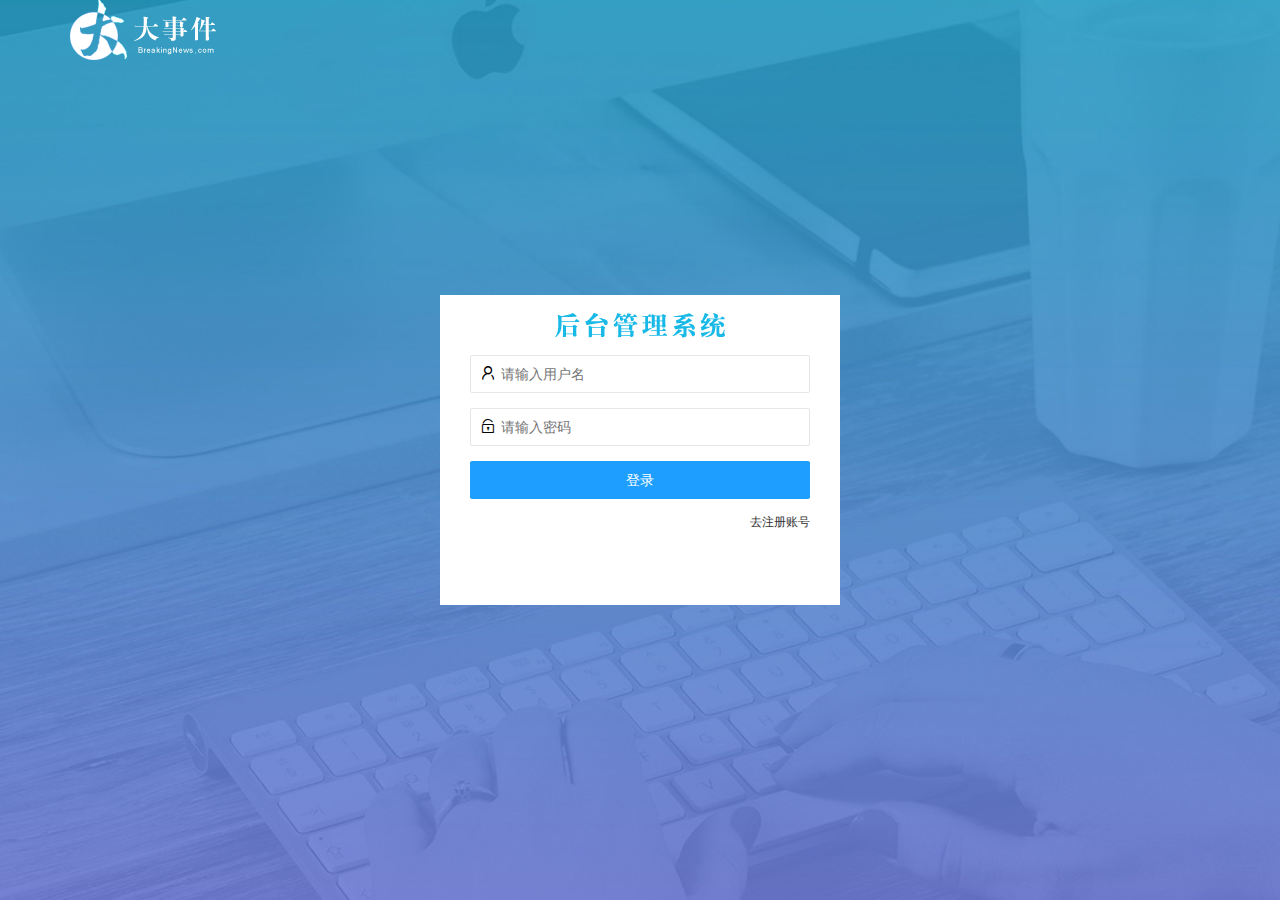
<file: login.html>
<!DOCTYPE html>
<html lang="en">

<head>
  <meta charset="UTF-8" />
  <meta name="viewport" content="width=device-width, initial-scale=1.0" />
  <title>大事件-登录/注册</title>
  <!-- 导入 LayUI 的样式 -->
  <link rel="stylesheet" href="/assets/lib/layui/css/layui.css" />
  <!-- 导入自己的样式表 -->
  <link rel="stylesheet" href="/assets/css/login.css" />
</head>

<body>
  <!-- 头部的logo -->
  <div class="layui-main">
    <img src="/assets/images/logo.png" alt="">
  </div>

  <!-- 登录注册区域 -->
  <div class="loginAndRegBox">
    <div class="title-box">
    </div>

    <!-- 登录的div -->
    <div class="login-box">
      <!-- 登录的表单 -->
      <form class="layui-form" id="form_login">
        <!-- 用户名 -->
        <div class="layui-form-item">
          <i class="layui-icon layui-icon-username"></i>
          <input type="text" name="username" lay-verify="required" placeholder="请输入用户名" autocomplete="off"
            class="layui-input">
        </div>
        <!-- 密码 -->
        <div class="layui-form-item">
          <i class="layui-icon layui-icon-password"></i>
          <input type="password" name="password" lay-verify="required|pwd" placeholder="请输入密码" autocomplete="off"
            class="layui-input">
        </div>
        <!-- 登录按钮 -->
        <div class="layui-form-item">
          <!-- 注意表单按钮和普通按钮的区别 有lay-submit  -->
          <button class="layui-btn layui-btn-fluid layui-btn-normal" lay-submit lay-filter="demo-login">登录</button>
        </div>
        <!-- 去注册账号 -->
        <div class="layui-form-item links">
          <a href="javascript:;" id="link_reg">去注册账号</a>
        </div>
      </form>
    </div>

    <!-- 注册的div -->
    <div class="reg-box">
      <form class="layui-form" id="form_reg">
        <!-- 用户名 -->
        <div class="layui-form-item">
          <i class="layui-icon layui-icon-username"></i>
          <input type="text" name="username" lay-verify="required" placeholder="请输入用户名" autocomplete="off"
            class="layui-input">
        </div>
        <!-- 密码 -->
        <div class="layui-form-item">
          <i class="layui-icon layui-icon-password"></i>
          <input type="password" name="password" lay-verify="required|pwd" placeholder="请输入密码" autocomplete="off"
            class="layui-input">
        </div>
        <!-- 确认密码 -->
        <div class="layui-form-item">
          <i class="layui-icon layui-icon-password"></i>
          <input type="password" name="repassword" lay-verify="required|pwd|repwd" placeholder="再次确认密码"
            autocomplete="off" class="layui-input">
        </div>
        <!-- 注册按钮 -->
        <div class="layui-form-item">
          <!-- 注意表单按钮和普通按钮的区别 有lay-submit  -->
          <button class="layui-btn layui-btn-fluid layui-btn-normal" lay-submit lay-filter="demo-login">注册</button>
        </div>
        <!-- 去登录 -->
        <div class="layui-form-item links">
          <a href="javascript:;" id="link_login">去登陆</a>
        </div>
      </form>

    </div>
  </div>

  <!-- 导入 Layui 的JS文件 -->
  <script src="/assets/lib/layui/layui.all.js"></script>
  <!-- 导入 JQuery -->
  <script src="/assets/lib/jquery.js"></script>
  <!-- 导入自己封装的 baseAPI.js -->
  <script src="/assets/js/baseAPI.js"></script>
  <!-- 导入自己的 JavaScript 脚本 -->
  <script src="/assets/js/login.js"></script>
</body>

</html>
</file>
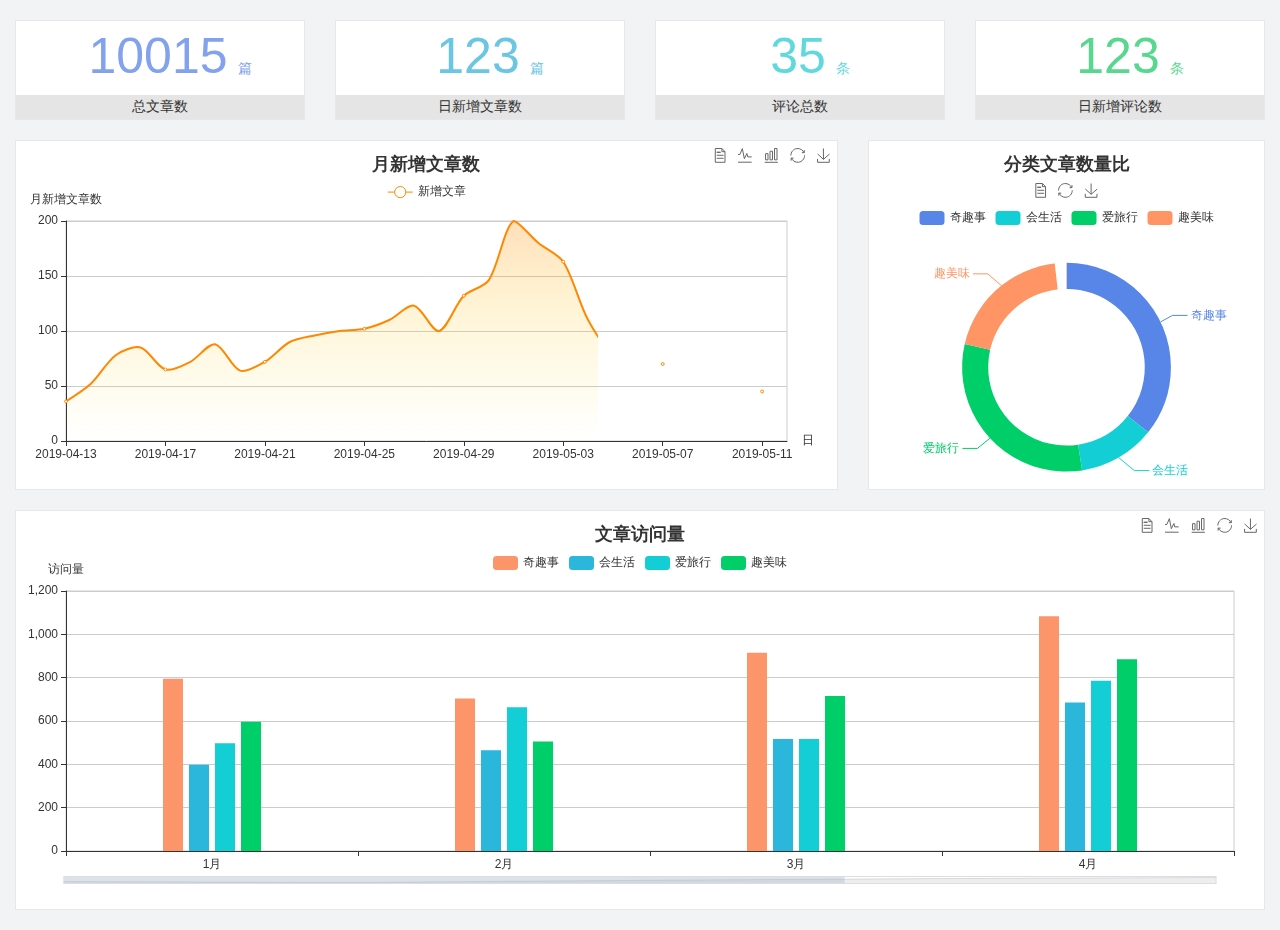
<file: home/dashboard.html>
<!DOCTYPE html>
<html lang="en">

<head>
  <meta charset="UTF-8">
  <meta name="viewport" content="width=device-width, initial-scale=1.0">
  <meta http-equiv="X-UA-Compatible" content="ie=edge">
  <title>图表统计</title>
  <link rel="stylesheet" href="../../assets/lib/bootstrap.css" />
  <link rel="stylesheet" href="../../assets/lib/main.css" />
  <script src="../../assets/lib/jquery.js"></script>
  <script type="text/javascript" src="../../assets/lib/echarts.min.js"></script>
</head>

<body>
  <div class="container-fluid">
    <div class="row spannel_list">
      <div class="col-sm-3 col-xs-6">
        <div class="spannel">
          <em>10015</em><span>篇</span>
          <b>总文章数</b>
        </div>
      </div>
      <div class="col-sm-3 col-xs-6">
        <div class="spannel scolor01">
          <em>123</em><span>篇</span>
          <b>日新增文章数</b>
        </div>
      </div>
      <div class="col-sm-3 col-xs-6">
        <div class="spannel scolor02">
          <em>35</em><span>条</span>
          <b>评论总数</b>
        </div>
      </div>
      <div class="col-sm-3 col-xs-6">
        <div class="spannel scolor03">
          <em>123</em><span>条</span>
          <b>日新增评论数</b>
        </div>
      </div>
    </div>
  </div>

  <div class="container-fluid">
    <div class="row curve-pie">
      <div class="col-lg-8 col-md-8">
        <div class="gragh_pannel" id="curve_show"></div>
      </div>
      <div class="col-lg-4 col-md-4">
        <div class="gragh_pannel" id="pie_show"></div>
      </div>
    </div>
  </div>

  <div class="container-fluid">
    <div class="column_pannel" id="column_show"></div>
  </div>

  <script>
    var oChart = echarts.init(document.getElementById('curve_show'));
    var aList_all = [
      { 'count': 36, 'date': '2019-04-13' },
      { 'count': 52, 'date': '2019-04-14' },
      { 'count': 78, 'date': '2019-04-15' },
      { 'count': 85, 'date': '2019-04-16' },
      { 'count': 65, 'date': '2019-04-17' },
      { 'count': 72, 'date': '2019-04-18' },
      { 'count': 88, 'date': '2019-04-19' },
      { 'count': 64, 'date': '2019-04-20' },
      { 'count': 72, 'date': '2019-04-21' },
      { 'count': 90, 'date': '2019-04-22' },
      { 'count': 96, 'date': '2019-04-23' },
      { 'count': 100, 'date': '2019-04-24' },
      { 'count': 102, 'date': '2019-04-25' },
      { 'count': 110, 'date': '2019-04-26' },
      { 'count': 123, 'date': '2019-04-27' },
      { 'count': 100, 'date': '2019-04-28' },
      { 'count': 132, 'date': '2019-04-29' },
      { 'count': 146, 'date': '2019-04-30' },
      { 'count': 200, 'date': '2019-05-01' },
      { 'count': 180, 'date': '2019-05-02' },
      { 'count': 163, 'date': '2019-05-03' },
      { 'count': 110, 'date': '2019-05-04' },
      { 'count': 80, 'date': '2019-05-05' },
      { 'count': 82, 'date': '2019-05-06' },
      { 'count': 70, 'date': '2019-05-07' },
      { 'count': 65, 'date': '2019-05-08' },
      { 'count': 54, 'date': '2019-05-09' },
      { 'count': 40, 'date': '2019-05-10' },
      { 'count': 45, 'date': '2019-05-11' },
      { 'count': 38, 'date': '2019-05-12' },
    ];

    let aCount = [];
    let aDate = [];

    for (var i = 0; i < aList_all.length; i++) {
      aCount.push(aList_all[i].count);
      aDate.push(aList_all[i].date);
    }

    var chartopt = {
      title: {
        text: '月新增文章数',
        left: 'center',
        top: '10'
      },
      tooltip: {
        trigger: 'axis'
      },
      legend: {
        data: ['新增文章'],
        top: '40'
      },
      toolbox: {
        show: true,
        feature: {
          mark: { show: true },
          dataView: { show: true, readOnly: false },
          magicType: { show: true, type: ['line', 'bar'] },
          restore: { show: true },
          saveAsImage: { show: true }
        }
      },
      calculable: true,
      xAxis: [
        {
          name: '日',
          type: 'category',
          boundaryGap: false,
          data: aDate
        }
      ],
      yAxis: [
        {
          name: '月新增文章数',
          type: 'value'
        }
      ],
      series: [
        {
          name: '新增文章',
          type: 'line',
          smooth: true,
          itemStyle: { normal: { areaStyle: { type: 'default' }, color: '#f80' }, lineStyle: { color: '#f80' } },
          data: aCount
        }],
      areaStyle: {
        normal: {
          color: new echarts.graphic.LinearGradient(0, 0, 0, 1, [{
            offset: 0,
            color: 'rgba(255,136,0,0.39)'
          }, {
            offset: .34,
            color: 'rgba(255,180,0,0.25)'
          }, {
            offset: 1,
            color: 'rgba(255,222,0,0.00)'
          }])

        }
      },
      grid: {
        show: true,
        x: 50,
        x2: 50,
        y: 80,
        height: 220
      }
    };

    oChart.setOption(chartopt);


    var oPie = echarts.init(document.getElementById('pie_show'));
    var oPieopt =
    {
      title: {
        top: 10,
        text: '分类文章数量比',
        x: 'center'
      },
      tooltip: {
        trigger: 'item',
        formatter: "{a} <br/>{b} : {c} ({d}%)"
      },
      color: ['#5885e8', '#13cfd5', '#00ce68', '#ff9565'],
      legend: {
        x: 'center',
        top: 65,
        data: ['奇趣事', '会生活', '爱旅行', '趣美味']
      },
      toolbox: {
        show: true,
        x: 'center',
        top: 35,
        feature: {
          mark: { show: true },
          dataView: { show: true, readOnly: false },
          magicType: {
            show: true,
            type: ['pie', 'funnel'],
            option: {
              funnel: {
                x: '25%',
                width: '50%',
                funnelAlign: 'left',
                max: 1548
              }
            }
          },
          restore: { show: true },
          saveAsImage: { show: true }
        }
      },
      calculable: true,
      series: [
        {
          name: '访问来源',
          type: 'pie',
          radius: ['45%', '60%'],
          center: ['50%', '65%'],
          data: [
            { value: 300, name: '奇趣事' },
            { value: 100, name: '会生活' },
            { value: 260, name: '爱旅行' },
            { value: 180, name: '趣美味' }
          ]
        }
      ]
    };
    oPie.setOption(oPieopt);



    var oColumn = this.echarts.init(document.getElementById('column_show'));
    var oColumnopt =
    {
      title: {
        text: '文章访问量',
        left: 'center',
        top: '10'
      },
      tooltip: {
        trigger: 'axis'
      },
      legend: {
        data: ['奇趣事', '会生活', '爱旅行', '趣美味'],
        top: '40'
      },
      toolbox: {
        show: true,
        feature: {
          mark: { show: true },
          dataView: { show: true, readOnly: false },
          magicType: { show: true, type: ['line', 'bar'] },
          restore: { show: true },
          saveAsImage: { show: true }
        }
      },
      calculable: true,
      xAxis: [
        {
          type: 'category',
          data: ['1月', '2月', '3月', '4月', '5月']
        }
      ],
      yAxis: [
        {
          name: '访问量',
          type: 'value'
        }
      ],
      series: [
        {
          name: '奇趣事',
          type: 'bar',
          barWidth: 20,
          itemStyle: {
            normal: { areaStyle: { type: 'default' }, color: '#fd956a' }
          },
          data: [800, 708, 920, 1090, 1200]
        },
        {
          name: '会生活',
          type: 'bar',
          barWidth: 20,
          itemStyle: {
            normal: { areaStyle: { type: 'default' }, color: '#2bb6db' }
          },
          data: [400, 468, 520, 690, 800]
        },
        {
          name: '爱旅行',
          type: 'bar',
          barWidth: 20,
          itemStyle: {
            normal: { areaStyle: { type: 'default' }, color: '#13cfd5' }
          },
          data: [500, 668, 520, 790, 900]
        },
        {
          name: '趣美味',
          type: 'bar',
          barWidth: 20,
          itemStyle: {
            normal: { areaStyle: { type: 'default' }, color: '#00ce68' }
          },
          data: [600, 508, 720, 890, 1000]
        }
      ],
      grid: {
        show: true,
        x: 50,
        x2: 30,
        y: 80,
        height: 260
      },
      dataZoom: [//给x轴设置滚动条
        {
          start: 0,//默认为0
          end: 100 - 1000 / 31,//默认为100
          type: 'slider',
          show: true,
          xAxisIndex: [0],
          handleSize: 0,//滑动条的 左右2个滑动条的大小
          height: 8,//组件高度
          left: 45, //左边的距离
          right: 50,//右边的距离
          bottom: 26,//右边的距离
          handleColor: '#ddd',//h滑动图标的颜色
          handleStyle: {
            borderColor: "#cacaca",
            borderWidth: "1",
            shadowBlur: 2,
            background: "#ddd",
            shadowColor: "#ddd",
          }
        }]
    };
    oColumn.setOption(oColumnopt);
  </script>
</body>

</html>
</file>
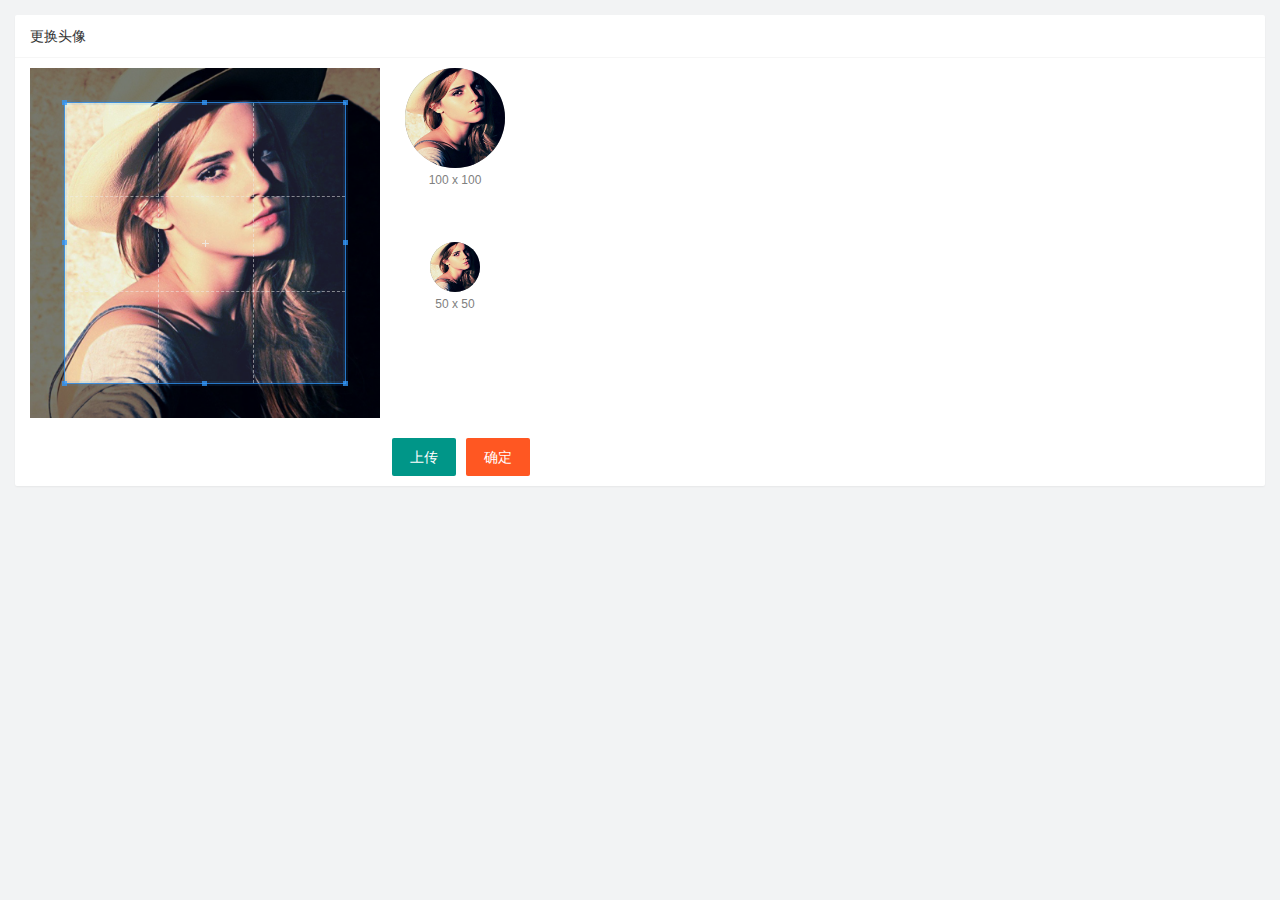
<file: user/user_avatar.html>
<!DOCTYPE html>
<html lang="en">

<head>
    <meta charset="UTF-8">
    <meta http-equiv="X-UA-Compatible" content="IE=edge">
    <meta name="viewport" content="width=device-width, initial-scale=1.0">
    <title>Document</title>
    <link rel="stylesheet" href="/assets/lib/layui/css/layui.css">
    <link rel="stylesheet" href="/assets/lib/cropper/cropper.css">
    <link rel="stylesheet" href="/assets/css/user/user_avatar.css">
</head>

<body>
    <!-- 卡片区域 -->
    <div class="layui-card">
        <div class="layui-card-header">更换头像</div>
        <div class="layui-card-body">
            <!-- 第一行的图片裁剪和预览区域 -->
            <div class="row1">
                <!-- 图片裁剪区域 -->
                <div class="cropper-box">
                    <!-- 这个 img 标签很重要，将来会把它初始化为裁剪区域 -->
                    <img id="image" src="/assets/images/sample.jpg" />
                </div>
                <!-- 图片的预览区域 -->
                <div class="preview-box">
                    <div>
                        <!-- 宽高为 100px 的预览区域 -->
                        <div class="img-preview w100"></div>
                        <p class="size">100 x 100</p>
                    </div>
                    <div>
                        <!-- 宽高为 50px 的预览区域 -->
                        <div class="img-preview w50"></div>
                        <p class="size">50 x 50</p>
                    </div>
                </div>
            </div>

            <!-- 第二行的按钮区域 -->
            <div class="row2">
                <!-- 通过 accept 属性，可以指定，允许用户选择什么类型的文件 -->
                <input type="file" id="file" accept="image/png,image/jpeg">
                <button type="button" class="layui-btn" id="btnChooseImage">上传</button>
                <button type="button" class="layui-btn layui-btn-danger" id="btnUpLoad">确定</button>
            </div>
        </div>
    </div>

    <script src="/assets/lib/layui/layui.all.js"></script>
    <script src="/assets/lib/jquery.js"></script>
    <script src="/assets/lib/cropper/Cropper.js"></script>
    <script src="/assets/lib/cropper/jquery-cropper.js"></script>
    <script src="/assets/js/baseAPI.js"></script>
    <script src="/assets/js/user_avatar.js"></script>
</body>

</html>
</file>
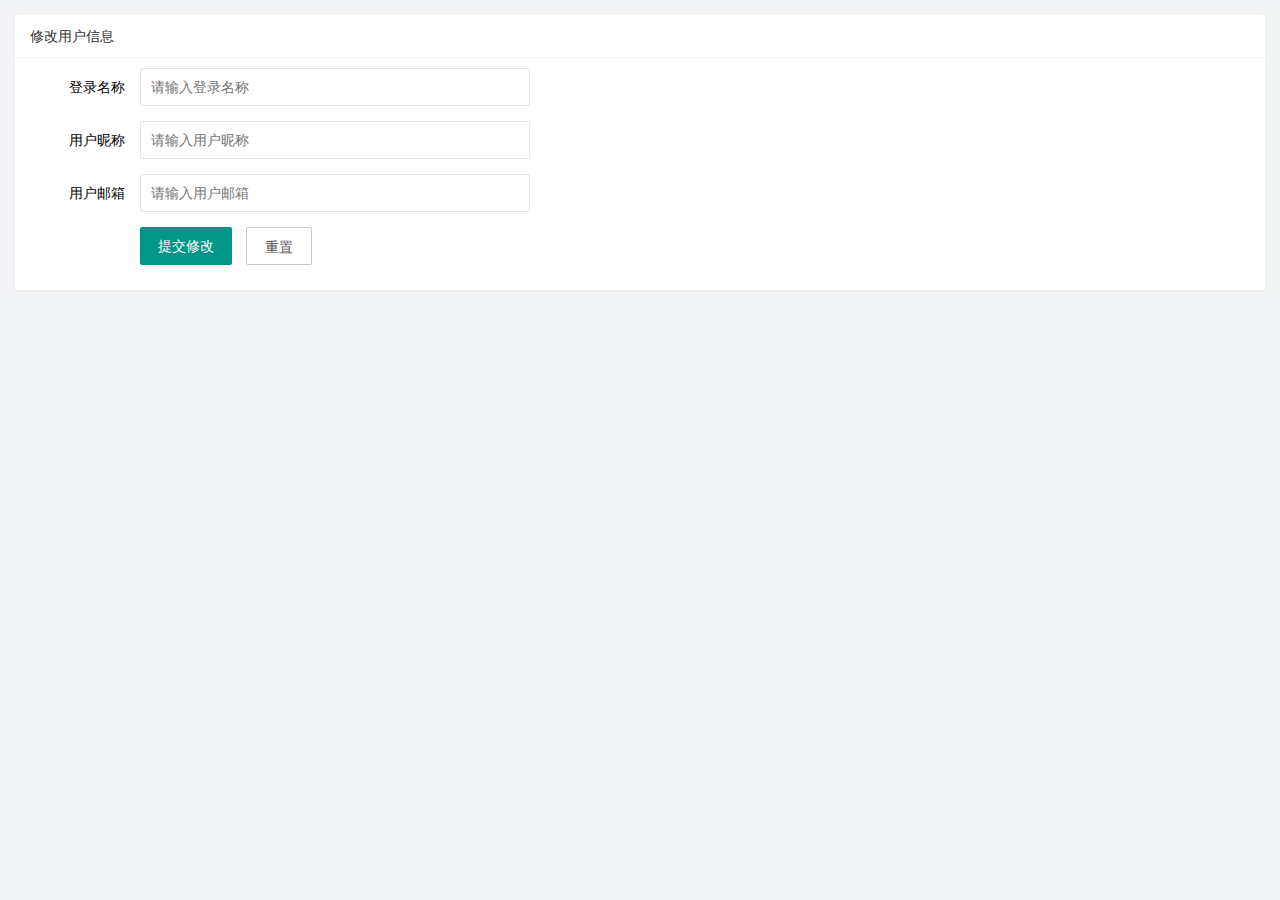
<file: user/user_info.html>
<!DOCTYPE html>
<html lang="en">

<head>
    <meta charset="UTF-8">
    <meta http-equiv="X-UA-Compatible" content="IE=edge">
    <meta name="viewport" content="width=device-width, initial-scale=1.0">
    <title>Document</title>
    <!-- 导入layui的样式 -->
    <link rel="stylesheet" href="/assets/lib/layui/css/layui.css">
    <!-- 导入自己的样式 -->
    <link rel="stylesheet" href="/assets/css/user/user_info.css">
</head>

<body>
    <div class="layui-card">
        <div class="layui-card-header">修改用户信息</div>
        <!-- form 表单区域 -->
        <div class="layui-card-body">
            <form class="layui-form" action="form.html" lay-filter="formUserInfo">
                <!-- 隐藏域 -->
                <input type="hidden" name="id" value="">
                <div class="layui-form-item">
                    <label class="layui-form-label">登录名称</label>
                    <div class="layui-input-block">
                        <input type="text" name="username" lay-verify="required" placeholder="请输入登录名称"
                            autocomplete="off" class="layui-input">
                    </div>
                </div>
                <div class="layui-form-item">
                    <label class="layui-form-label">用户昵称</label>
                    <div class="layui-input-block">
                        <input type="text" name="nickname" lay-verify="required|nickname" placeholder="请输入用户昵称"
                            autocomplete="off" class="layui-input">
                    </div>
                </div>
                <div class="layui-form-item">
                    <label class="layui-form-label">用户邮箱</label>
                    <div class="layui-input-block">
                        <input type="text" name="eamil" lay-verify="required|eamil" placeholder="请输入用户邮箱"
                            autocomplete="off" class="layui-input">
                    </div>
                </div>
                <div class="layui-form-item">
                    <div class="layui-input-block">
                        <button type="submit" class="layui-btn" lay-submit lay-filter="demo1">提交修改</button>
                        <button type="reset" class="layui-btn layui-btn-primary" id="btnReset">重置</button>
                    </div>
                </div>
            </form>
        </div>
    </div>


    <!-- 导入layui js -->
    <script src="/assets/lib/layui/layui.all.js"></script>
    <!-- 导入jQuery -->
    <script src="/assets/lib/jquery.js"></script>
    <!-- 导入base -->
    <script src="/assets/js/baseAPI.js"></script>
    <!-- 导入自己的js -->
    <script src="/assets/js/user_info.js"></script>
</body>

</html>
</file>
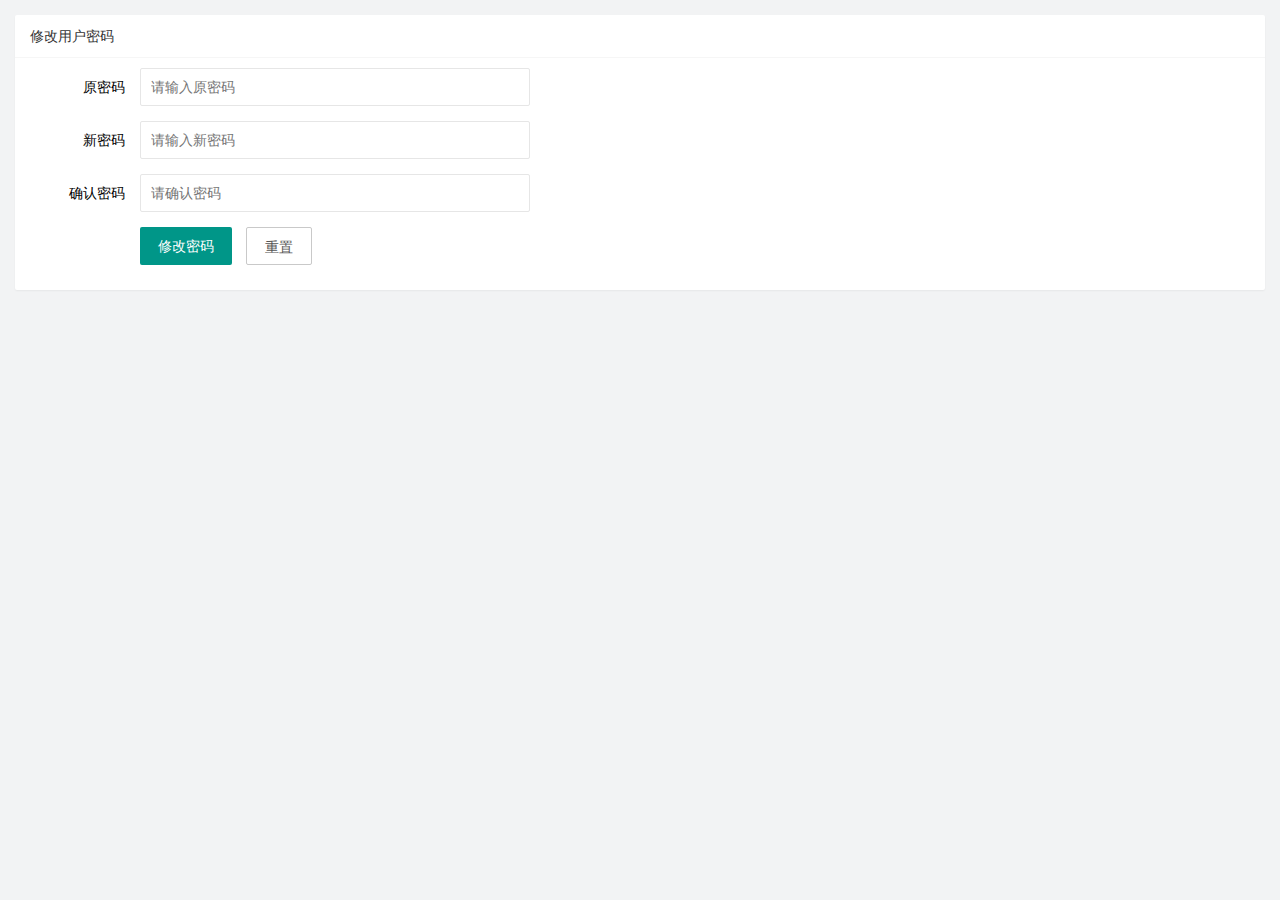
<file: user/user_pwd.html>
<!DOCTYPE html>
<html lang="en">

<head>
    <meta charset="UTF-8">
    <meta http-equiv="X-UA-Compatible" content="IE=edge">
    <meta name="viewport" content="width=device-width, initial-scale=1.0">
    <title>Document</title>
    <link rel="stylesheet" href="/assets/lib/layui/css/layui.css">
    <link rel="stylesheet" href="/assets/css/user/user_pwd.css">
</head>

<body>
    <div class="layui-card">
        <div class="layui-card-header">修改用户密码</div>
        <!-- form 表单区域 -->
        <div class="layui-card-body">
            <form class="layui-form" action="form.html" lay-filter="formUserInfo">
                <!-- 隐藏域 -->
                <!-- <input type="hidden" name="id" value=""> -->
                <div class="layui-form-item">
                    <label class="layui-form-label">原密码</label>
                    <div class="layui-input-block">
                        <input type="password" name="oldPwd" lay-verify="required|pwd" placeholder="请输入原密码"
                            autocomplete="off" class="layui-input">
                    </div>
                </div>
                <div class="layui-form-item">
                    <label class="layui-form-label">新密码</label>
                    <div class="layui-input-block">
                        <input type="password" name="newPwd" lay-verify="required|pwd|samePwd" placeholder="请输入新密码"
                            autocomplete="off" class="layui-input">
                    </div>
                </div>
                <div class="layui-form-item">
                    <label class="layui-form-label">确认密码</label>
                    <div class="layui-input-block">
                        <input type="password" name="rePwd" lay-verify="required|pwd|rePwd" placeholder="请确认密码"
                            autocomplete="off" class="layui-input">
                    </div>
                </div>
                <div class="layui-form-item">
                    <div class="layui-input-block">
                        <button type="submit" class="layui-btn" lay-submit lay-filter="demo1">修改密码</button>
                        <button type="reset" class="layui-btn layui-btn-primary" id="btnReset">重置</button>
                    </div>
                </div>
            </form>
        </div>
    </div>

    <!-- 导入layui js -->
    <script src="/assets/lib/layui/layui.all.js"></script>
    <!-- 导入jQuery -->
    <script src="/assets/lib/jquery.js"></script>
    <!-- 导入base -->
    <script src="/assets/js/baseAPI.js"></script>
    <!-- 导入自己的js -->
    <script src="/assets/js/user_pwd.js"></script>

</body>

</html>
</file>
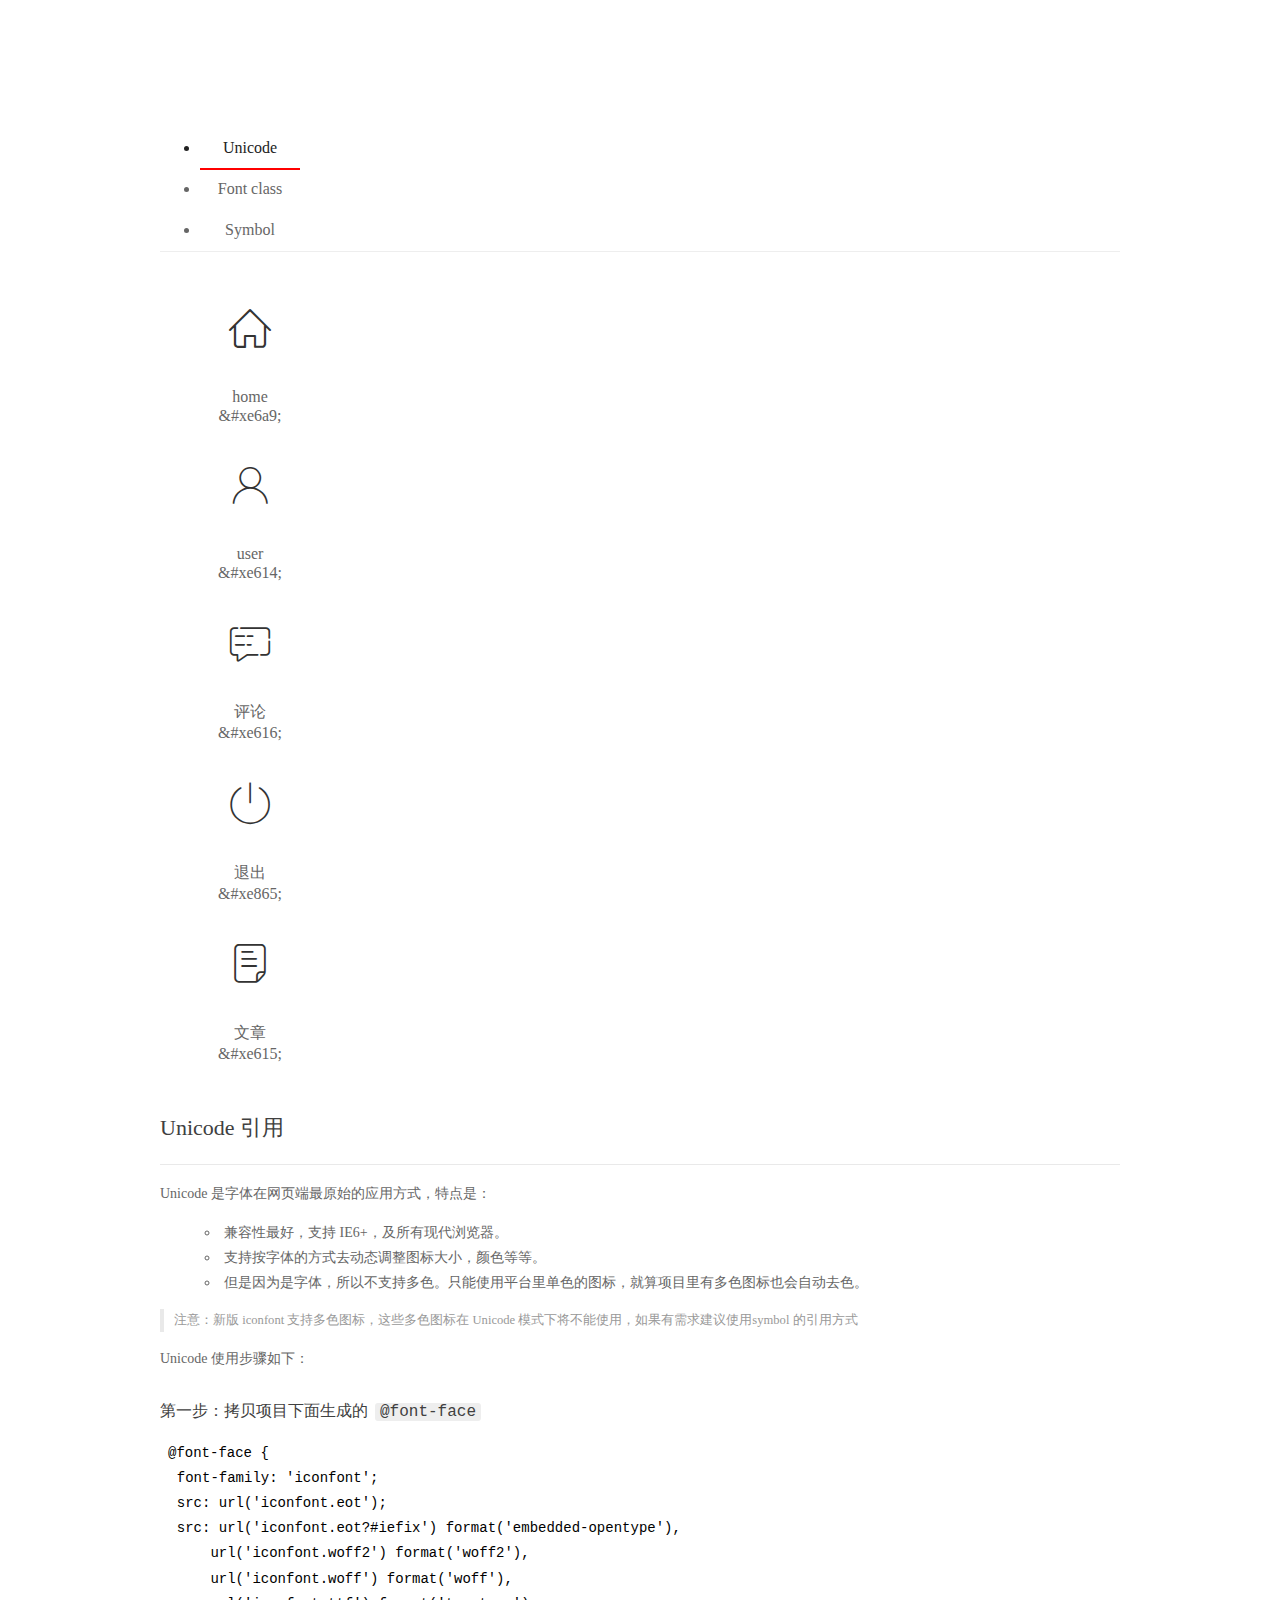
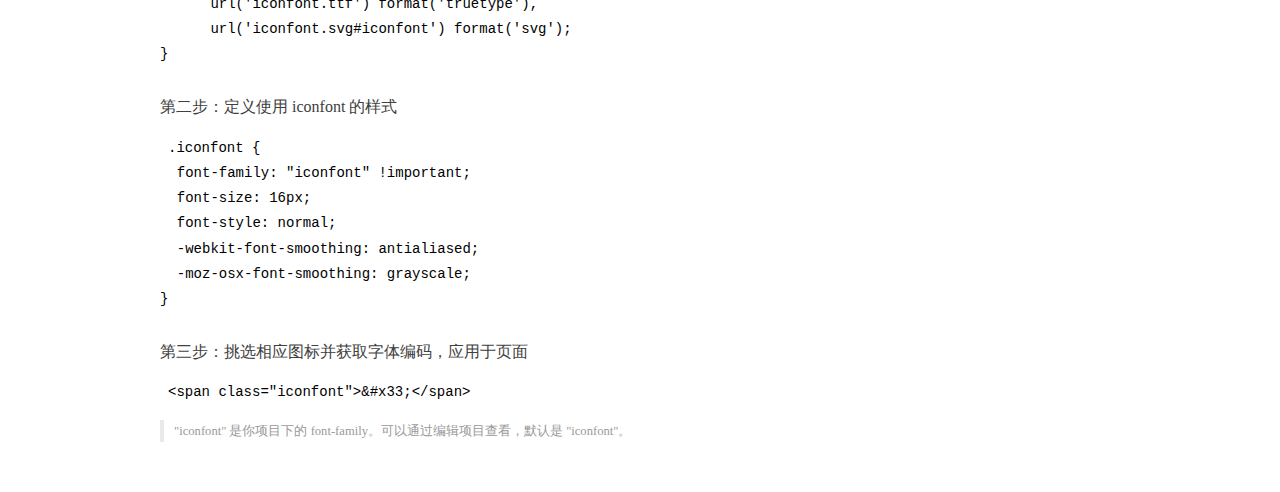
<file: assets/fonts/demo_index.html>
<!DOCTYPE html>
<html>
<head>
  <meta charset="utf-8"/>
  <title>IconFont Demo</title>
  <link rel="shortcut icon" href="https://gtms04.alicdn.com/tps/i4/TB1_oz6GVXXXXaFXpXXJDFnIXXX-64-64.ico" type="image/x-icon"/>
  <link rel="stylesheet" href="https://g.alicdn.com/thx/cube/1.3.2/cube.min.css">
  <link rel="stylesheet" href="demo.css">
  <link rel="stylesheet" href="iconfont.css">
  <script src="iconfont.js"></script>
  <!-- jQuery -->
  <script src="https://a1.alicdn.com/oss/uploads/2018/12/26/7bfddb60-08e8-11e9-9b04-53e73bb6408b.js"></script>
  <!-- 代码高亮 -->
  <script src="https://a1.alicdn.com/oss/uploads/2018/12/26/a3f714d0-08e6-11e9-8a15-ebf944d7534c.js"></script>
</head>
<body>
  <div class="main">
    <h1 class="logo"><a href="https://www.iconfont.cn/" title="iconfont 首页" target="_blank">&#xe86b;</a></h1>
    <div class="nav-tabs">
      <ul id="tabs" class="dib-box">
        <li class="dib active"><span>Unicode</span></li>
        <li class="dib"><span>Font class</span></li>
        <li class="dib"><span>Symbol</span></li>
      </ul>
      
    </div>
    <div class="tab-container">
      <div class="content unicode" style="display: block;">
          <ul class="icon_lists dib-box">
          
            <li class="dib">
              <span class="icon iconfont">&#xe6a9;</span>
                <div class="name">home</div>
                <div class="code-name">&amp;#xe6a9;</div>
              </li>
          
            <li class="dib">
              <span class="icon iconfont">&#xe614;</span>
                <div class="name">user</div>
                <div class="code-name">&amp;#xe614;</div>
              </li>
          
            <li class="dib">
              <span class="icon iconfont">&#xe616;</span>
                <div class="name">评论</div>
                <div class="code-name">&amp;#xe616;</div>
              </li>
          
            <li class="dib">
              <span class="icon iconfont">&#xe865;</span>
                <div class="name">退出</div>
                <div class="code-name">&amp;#xe865;</div>
              </li>
          
            <li class="dib">
              <span class="icon iconfont">&#xe615;</span>
                <div class="name">文章</div>
                <div class="code-name">&amp;#xe615;</div>
              </li>
          
          </ul>
          <div class="article markdown">
          <h2 id="unicode-">Unicode 引用</h2>
          <hr>

          <p>Unicode 是字体在网页端最原始的应用方式，特点是：</p>
          <ul>
            <li>兼容性最好，支持 IE6+，及所有现代浏览器。</li>
            <li>支持按字体的方式去动态调整图标大小，颜色等等。</li>
            <li>但是因为是字体，所以不支持多色。只能使用平台里单色的图标，就算项目里有多色图标也会自动去色。</li>
          </ul>
          <blockquote>
            <p>注意：新版 iconfont 支持多色图标，这些多色图标在 Unicode 模式下将不能使用，如果有需求建议使用symbol 的引用方式</p>
          </blockquote>
          <p>Unicode 使用步骤如下：</p>
          <h3 id="-font-face">第一步：拷贝项目下面生成的 <code>@font-face</code></h3>
<pre><code class="language-css"
>@font-face {
  font-family: 'iconfont';
  src: url('iconfont.eot');
  src: url('iconfont.eot?#iefix') format('embedded-opentype'),
      url('iconfont.woff2') format('woff2'),
      url('iconfont.woff') format('woff'),
      url('iconfont.ttf') format('truetype'),
      url('iconfont.svg#iconfont') format('svg');
}
</code></pre>
          <h3 id="-iconfont-">第二步：定义使用 iconfont 的样式</h3>
<pre><code class="language-css"
>.iconfont {
  font-family: "iconfont" !important;
  font-size: 16px;
  font-style: normal;
  -webkit-font-smoothing: antialiased;
  -moz-osx-font-smoothing: grayscale;
}
</code></pre>
          <h3 id="-">第三步：挑选相应图标并获取字体编码，应用于页面</h3>
<pre>
<code class="language-html"
>&lt;span class="iconfont"&gt;&amp;#x33;&lt;/span&gt;
</code></pre>
          <blockquote>
            <p>"iconfont" 是你项目下的 font-family。可以通过编辑项目查看，默认是 "iconfont"。</p>
          </blockquote>
          </div>
      </div>
      <div class="content font-class">
        <ul class="icon_lists dib-box">
          
          <li class="dib">
            <span class="icon iconfont icon-home"></span>
            <div class="name">
              home
            </div>
            <div class="code-name">.icon-home
            </div>
          </li>
          
          <li class="dib">
            <span class="icon iconfont icon-user"></span>
            <div class="name">
              user
            </div>
            <div class="code-name">.icon-user
            </div>
          </li>
          
          <li class="dib">
            <span class="icon iconfont icon-pinglun"></span>
            <div class="name">
              评论
            </div>
            <div class="code-name">.icon-pinglun
            </div>
          </li>
          
          <li class="dib">
            <span class="icon iconfont icon-tuichu"></span>
            <div class="name">
              退出
            </div>
            <div class="code-name">.icon-tuichu
            </div>
          </li>
          
          <li class="dib">
            <span class="icon iconfont icon-16"></span>
            <div class="name">
              文章
            </div>
            <div class="code-name">.icon-16
            </div>
          </li>
          
        </ul>
        <div class="article markdown">
        <h2 id="font-class-">font-class 引用</h2>
        <hr>

        <p>font-class 是 Unicode 使用方式的一种变种，主要是解决 Unicode 书写不直观，语意不明确的问题。</p>
        <p>与 Unicode 使用方式相比，具有如下特点：</p>
        <ul>
          <li>兼容性良好，支持 IE8+，及所有现代浏览器。</li>
          <li>相比于 Unicode 语意明确，书写更直观。可以很容易分辨这个 icon 是什么。</li>
          <li>因为使用 class 来定义图标，所以当要替换图标时，只需要修改 class 里面的 Unicode 引用。</li>
          <li>不过因为本质上还是使用的字体，所以多色图标还是不支持的。</li>
        </ul>
        <p>使用步骤如下：</p>
        <h3 id="-fontclass-">第一步：引入项目下面生成的 fontclass 代码：</h3>
<pre><code class="language-html">&lt;link rel="stylesheet" href="./iconfont.css"&gt;
</code></pre>
        <h3 id="-">第二步：挑选相应图标并获取类名，应用于页面：</h3>
<pre><code class="language-html">&lt;span class="iconfont icon-xxx"&gt;&lt;/span&gt;
</code></pre>
        <blockquote>
          <p>"
            iconfont" 是你项目下的 font-family。可以通过编辑项目查看，默认是 "iconfont"。</p>
        </blockquote>
      </div>
      </div>
      <div class="content symbol">
          <ul class="icon_lists dib-box">
          
            <li class="dib">
                <svg class="icon svg-icon" aria-hidden="true">
                  <use xlink:href="#icon-home"></use>
                </svg>
                <div class="name">home</div>
                <div class="code-name">#icon-home</div>
            </li>
          
            <li class="dib">
                <svg class="icon svg-icon" aria-hidden="true">
                  <use xlink:href="#icon-user"></use>
                </svg>
                <div class="name">user</div>
                <div class="code-name">#icon-user</div>
            </li>
          
            <li class="dib">
                <svg class="icon svg-icon" aria-hidden="true">
                  <use xlink:href="#icon-pinglun"></use>
                </svg>
                <div class="name">评论</div>
                <div class="code-name">#icon-pinglun</div>
            </li>
          
            <li class="dib">
                <svg class="icon svg-icon" aria-hidden="true">
                  <use xlink:href="#icon-tuichu"></use>
                </svg>
                <div class="name">退出</div>
                <div class="code-name">#icon-tuichu</div>
            </li>
          
            <li class="dib">
                <svg class="icon svg-icon" aria-hidden="true">
                  <use xlink:href="#icon-16"></use>
                </svg>
                <div class="name">文章</div>
                <div class="code-name">#icon-16</div>
            </li>
          
          </ul>
          <div class="article markdown">
          <h2 id="symbol-">Symbol 引用</h2>
          <hr>

          <p>这是一种全新的使用方式，应该说这才是未来的主流，也是平台目前推荐的用法。相关介绍可以参考这篇<a href="">文章</a>
            这种用法其实是做了一个 SVG 的集合，与另外两种相比具有如下特点：</p>
          <ul>
            <li>支持多色图标了，不再受单色限制。</li>
            <li>通过一些技巧，支持像字体那样，通过 <code>font-size</code>, <code>color</code> 来调整样式。</li>
            <li>兼容性较差，支持 IE9+，及现代浏览器。</li>
            <li>浏览器渲染 SVG 的性能一般，还不如 png。</li>
          </ul>
          <p>使用步骤如下：</p>
          <h3 id="-symbol-">第一步：引入项目下面生成的 symbol 代码：</h3>
<pre><code class="language-html">&lt;script src="./iconfont.js"&gt;&lt;/script&gt;
</code></pre>
          <h3 id="-css-">第二步：加入通用 CSS 代码（引入一次就行）：</h3>
<pre><code class="language-html">&lt;style&gt;
.icon {
  width: 1em;
  height: 1em;
  vertical-align: -0.15em;
  fill: currentColor;
  overflow: hidden;
}
&lt;/style&gt;
</code></pre>
          <h3 id="-">第三步：挑选相应图标并获取类名，应用于页面：</h3>
<pre><code class="language-html">&lt;svg class="icon" aria-hidden="true"&gt;
  &lt;use xlink:href="#icon-xxx"&gt;&lt;/use&gt;
&lt;/svg&gt;
</code></pre>
          </div>
      </div>

    </div>
  </div>
  <script>
  $(document).ready(function () {
      $('.tab-container .content:first').show()

      $('#tabs li').click(function (e) {
        var tabContent = $('.tab-container .content')
        var index = $(this).index()

        if ($(this).hasClass('active')) {
          return
        } else {
          $('#tabs li').removeClass('active')
          $(this).addClass('active')

          tabContent.hide().eq(index).fadeIn()
        }
      })
    })
  </script>
</body>
</html>
</file>
<file: assets/lib/layui/css/layui.css>
/** layui-v2.5.5 MIT License By https://www.layui.com */
 .layui-inline,img{display:inline-block;vertical-align:middle}h1,h2,h3,h4,h5,h6{font-weight:400}.layui-edge,.layui-header,.layui-inline,.layui-main{position:relative}.layui-body,.layui-edge,.layui-elip{overflow:hidden}.layui-btn,.layui-edge,.layui-inline,img{vertical-align:middle}.layui-btn,.layui-disabled,.layui-icon,.layui-unselect{-moz-user-select:none;-webkit-user-select:none;-ms-user-select:none}.layui-elip,.layui-form-checkbox span,.layui-form-pane .layui-form-label{text-overflow:ellipsis;white-space:nowrap}.layui-breadcrumb,.layui-tree-btnGroup{visibility:hidden}blockquote,body,button,dd,div,dl,dt,form,h1,h2,h3,h4,h5,h6,input,li,ol,p,pre,td,textarea,th,ul{margin:0;padding:0;-webkit-tap-highlight-color:rgba(0,0,0,0)}a:active,a:hover{outline:0}img{border:none}li{list-style:none}table{border-collapse:collapse;border-spacing:0}h4,h5,h6{font-size:100%}button,input,optgroup,option,select,textarea{font-family:inherit;font-size:inherit;font-style:inherit;font-weight:inherit;outline:0}pre{white-space:pre-wrap;white-space:-moz-pre-wrap;white-space:-pre-wrap;white-space:-o-pre-wrap;word-wrap:break-word}body{line-height:24px;font:14px Helvetica Neue,Helvetica,PingFang SC,Tahoma,Arial,sans-serif}hr{height:1px;margin:10px 0;border:0;clear:both}a{color:#333;text-decoration:none}a:hover{color:#777}a cite{font-style:normal;*cursor:pointer}.layui-border-box,.layui-border-box *{box-sizing:border-box}.layui-box,.layui-box *{box-sizing:content-box}.layui-clear{clear:both;*zoom:1}.layui-clear:after{content:'\20';clear:both;*zoom:1;display:block;height:0}.layui-inline{*display:inline;*zoom:1}.layui-edge{display:inline-block;width:0;height:0;border-width:6px;border-style:dashed;border-color:transparent}.layui-edge-top{top:-4px;border-bottom-color:#999;border-bottom-style:solid}.layui-edge-right{border-left-color:#999;border-left-style:solid}.layui-edge-bottom{top:2px;border-top-color:#999;border-top-style:solid}.layui-edge-left{border-right-color:#999;border-right-style:solid}.layui-disabled,.layui-disabled:hover{color:#d2d2d2!important;cursor:not-allowed!important}.layui-circle{border-radius:100%}.layui-show{display:block!important}.layui-hide{display:none!important}@font-face{font-family:layui-icon;src:url(../font/iconfont.eot?v=250);src:url(../font/iconfont.eot?v=250#iefix) format('embedded-opentype'),url(../font/iconfont.woff2?v=250) format('woff2'),url(../font/iconfont.woff?v=250) format('woff'),url(../font/iconfont.ttf?v=250) format('truetype'),url(../font/iconfont.svg?v=250#layui-icon) format('svg')}.layui-icon{font-family:layui-icon!important;font-size:16px;font-style:normal;-webkit-font-smoothing:antialiased;-moz-osx-font-smoothing:grayscale}.layui-icon-reply-fill:before{content:"\e611"}.layui-icon-set-fill:before{content:"\e614"}.layui-icon-menu-fill:before{content:"\e60f"}.layui-icon-search:before{content:"\e615"}.layui-icon-share:before{content:"\e641"}.layui-icon-set-sm:before{content:"\e620"}.layui-icon-engine:before{content:"\e628"}.layui-icon-close:before{content:"\1006"}.layui-icon-close-fill:before{content:"\1007"}.layui-icon-chart-screen:before{content:"\e629"}.layui-icon-star:before{content:"\e600"}.layui-icon-circle-dot:before{content:"\e617"}.layui-icon-chat:before{content:"\e606"}.layui-icon-release:before{content:"\e609"}.layui-icon-list:before{content:"\e60a"}.layui-icon-chart:before{content:"\e62c"}.layui-icon-ok-circle:before{content:"\1005"}.layui-icon-layim-theme:before{content:"\e61b"}.layui-icon-table:before{content:"\e62d"}.layui-icon-right:before{content:"\e602"}.layui-icon-left:before{content:"\e603"}.layui-icon-cart-simple:before{content:"\e698"}.layui-icon-face-cry:before{content:"\e69c"}.layui-icon-face-smile:before{content:"\e6af"}.layui-icon-survey:before{content:"\e6b2"}.layui-icon-tree:before{content:"\e62e"}.layui-icon-upload-circle:before{content:"\e62f"}.layui-icon-add-circle:before{content:"\e61f"}.layui-icon-download-circle:before{content:"\e601"}.layui-icon-templeate-1:before{content:"\e630"}.layui-icon-util:before{content:"\e631"}.layui-icon-face-surprised:before{content:"\e664"}.layui-icon-edit:before{content:"\e642"}.layui-icon-speaker:before{content:"\e645"}.layui-icon-down:before{content:"\e61a"}.layui-icon-file:before{content:"\e621"}.layui-icon-layouts:before{content:"\e632"}.layui-icon-rate-half:before{content:"\e6c9"}.layui-icon-add-circle-fine:before{content:"\e608"}.layui-icon-prev-circle:before{content:"\e633"}.layui-icon-read:before{content:"\e705"}.layui-icon-404:before{content:"\e61c"}.layui-icon-carousel:before{content:"\e634"}.layui-icon-help:before{content:"\e607"}.layui-icon-code-circle:before{content:"\e635"}.layui-icon-water:before{content:"\e636"}.layui-icon-username:before{content:"\e66f"}.layui-icon-find-fill:before{content:"\e670"}.layui-icon-about:before{content:"\e60b"}.layui-icon-location:before{content:"\e715"}.layui-icon-up:before{content:"\e619"}.layui-icon-pause:before{content:"\e651"}.layui-icon-date:before{content:"\e637"}.layui-icon-layim-uploadfile:before{content:"\e61d"}.layui-icon-delete:before{content:"\e640"}.layui-icon-play:before{content:"\e652"}.layui-icon-top:before{content:"\e604"}.layui-icon-friends:before{content:"\e612"}.layui-icon-refresh-3:before{content:"\e9aa"}.layui-icon-ok:before{content:"\e605"}.layui-icon-layer:before{content:"\e638"}.layui-icon-face-smile-fine:before{content:"\e60c"}.layui-icon-dollar:before{content:"\e659"}.layui-icon-group:before{content:"\e613"}.layui-icon-layim-download:before{content:"\e61e"}.layui-icon-picture-fine:before{content:"\e60d"}.layui-icon-link:before{content:"\e64c"}.layui-icon-diamond:before{content:"\e735"}.layui-icon-log:before{content:"\e60e"}.layui-icon-rate-solid:before{content:"\e67a"}.layui-icon-fonts-del:before{content:"\e64f"}.layui-icon-unlink:before{content:"\e64d"}.layui-icon-fonts-clear:before{content:"\e639"}.layui-icon-triangle-r:before{content:"\e623"}.layui-icon-circle:before{content:"\e63f"}.layui-icon-radio:before{content:"\e643"}.layui-icon-align-center:before{content:"\e647"}.layui-icon-align-right:before{content:"\e648"}.layui-icon-align-left:before{content:"\e649"}.layui-icon-loading-1:before{content:"\e63e"}.layui-icon-return:before{content:"\e65c"}.layui-icon-fonts-strong:before{content:"\e62b"}.layui-icon-upload:before{content:"\e67c"}.layui-icon-dialogue:before{content:"\e63a"}.layui-icon-video:before{content:"\e6ed"}.layui-icon-headset:before{content:"\e6fc"}.layui-icon-cellphone-fine:before{content:"\e63b"}.layui-icon-add-1:before{content:"\e654"}.layui-icon-face-smile-b:before{content:"\e650"}.layui-icon-fonts-html:before{content:"\e64b"}.layui-icon-form:before{content:"\e63c"}.layui-icon-cart:before{content:"\e657"}.layui-icon-camera-fill:before{content:"\e65d"}.layui-icon-tabs:before{content:"\e62a"}.layui-icon-fonts-code:before{content:"\e64e"}.layui-icon-fire:before{content:"\e756"}.layui-icon-set:before{content:"\e716"}.layui-icon-fonts-u:before{content:"\e646"}.layui-icon-triangle-d:before{content:"\e625"}.layui-icon-tips:before{content:"\e702"}.layui-icon-picture:before{content:"\e64a"}.layui-icon-more-vertical:before{content:"\e671"}.layui-icon-flag:before{content:"\e66c"}.layui-icon-loading:before{content:"\e63d"}.layui-icon-fonts-i:before{content:"\e644"}.layui-icon-refresh-1:before{content:"\e666"}.layui-icon-rmb:before{content:"\e65e"}.layui-icon-home:before{content:"\e68e"}.layui-icon-user:before{content:"\e770"}.layui-icon-notice:before{content:"\e667"}.layui-icon-login-weibo:before{content:"\e675"}.layui-icon-voice:before{content:"\e688"}.layui-icon-upload-drag:before{content:"\e681"}.layui-icon-login-qq:before{content:"\e676"}.layui-icon-snowflake:before{content:"\e6b1"}.layui-icon-file-b:before{content:"\e655"}.layui-icon-template:before{content:"\e663"}.layui-icon-auz:before{content:"\e672"}.layui-icon-console:before{content:"\e665"}.layui-icon-app:before{content:"\e653"}.layui-icon-prev:before{content:"\e65a"}.layui-icon-website:before{content:"\e7ae"}.layui-icon-next:before{content:"\e65b"}.layui-icon-component:before{content:"\e857"}.layui-icon-more:before{content:"\e65f"}.layui-icon-login-wechat:before{content:"\e677"}.layui-icon-shrink-right:before{content:"\e668"}.layui-icon-spread-left:before{content:"\e66b"}.layui-icon-camera:before{content:"\e660"}.layui-icon-note:before{content:"\e66e"}.layui-icon-refresh:before{content:"\e669"}.layui-icon-female:before{content:"\e661"}.layui-icon-male:before{content:"\e662"}.layui-icon-password:before{content:"\e673"}.layui-icon-senior:before{content:"\e674"}.layui-icon-theme:before{content:"\e66a"}.layui-icon-tread:before{content:"\e6c5"}.layui-icon-praise:before{content:"\e6c6"}.layui-icon-star-fill:before{content:"\e658"}.layui-icon-rate:before{content:"\e67b"}.layui-icon-template-1:before{content:"\e656"}.layui-icon-vercode:before{content:"\e679"}.layui-icon-cellphone:before{content:"\e678"}.layui-icon-screen-full:before{content:"\e622"}.layui-icon-screen-restore:before{content:"\e758"}.layui-icon-cols:before{content:"\e610"}.layui-icon-export:before{content:"\e67d"}.layui-icon-print:before{content:"\e66d"}.layui-icon-slider:before{content:"\e714"}.layui-icon-addition:before{content:"\e624"}.layui-icon-subtraction:before{content:"\e67e"}.layui-icon-service:before{content:"\e626"}.layui-icon-transfer:before{content:"\e691"}.layui-main{width:1140px;margin:0 auto}.layui-header{z-index:1000;height:60px}.layui-header a:hover{transition:all .5s;-webkit-transition:all .5s}.layui-side{position:fixed;left:0;top:0;bottom:0;z-index:999;width:200px;overflow-x:hidden}.layui-side-scroll{position:relative;width:220px;height:100%;overflow-x:hidden}.layui-body{position:absolute;left:200px;right:0;top:0;bottom:0;z-index:998;width:auto;overflow-y:auto;box-sizing:border-box}.layui-layout-body{overflow:hidden}.layui-layout-admin .layui-header{background-color:#23262E}.layui-layout-admin .layui-side{top:60px;width:200px;overflow-x:hidden}.layui-layout-admin .layui-body{position:fixed;top:60px;bottom:44px}.layui-layout-admin .layui-main{width:auto;margin:0 15px}.layui-layout-admin .layui-footer{position:fixed;left:200px;right:0;bottom:0;height:44px;line-height:44px;padding:0 15px;background-color:#eee}.layui-layout-admin .layui-logo{position:absolute;left:0;top:0;width:200px;height:100%;line-height:60px;text-align:center;color:#009688;font-size:16px}.layui-layout-admin .layui-header .layui-nav{background:0 0}.layui-layout-left{position:absolute!important;left:200px;top:0}.layui-layout-right{position:absolute!important;right:0;top:0}.layui-container{position:relative;margin:0 auto;padding:0 15px;box-sizing:border-box}.layui-fluid{position:relative;margin:0 auto;padding:0 15px}.layui-row:after,.layui-row:before{content:'';display:block;clear:both}.layui-col-lg1,.layui-col-lg10,.layui-col-lg11,.layui-col-lg12,.layui-col-lg2,.layui-col-lg3,.layui-col-lg4,.layui-col-lg5,.layui-col-lg6,.layui-col-lg7,.layui-col-lg8,.layui-col-lg9,.layui-col-md1,.layui-col-md10,.layui-col-md11,.layui-col-md12,.layui-col-md2,.layui-col-md3,.layui-col-md4,.layui-col-md5,.layui-col-md6,.layui-col-md7,.layui-col-md8,.layui-col-md9,.layui-col-sm1,.layui-col-sm10,.layui-col-sm11,.layui-col-sm12,.layui-col-sm2,.layui-col-sm3,.layui-col-sm4,.layui-col-sm5,.layui-col-sm6,.layui-col-sm7,.layui-col-sm8,.layui-col-sm9,.layui-col-xs1,.layui-col-xs10,.layui-col-xs11,.layui-col-xs12,.layui-col-xs2,.layui-col-xs3,.layui-col-xs4,.layui-col-xs5,.layui-col-xs6,.layui-col-xs7,.layui-col-xs8,.layui-col-xs9{position:relative;display:block;box-sizing:border-box}.layui-col-xs1,.layui-col-xs10,.layui-col-xs11,.layui-col-xs12,.layui-col-xs2,.layui-col-xs3,.layui-col-xs4,.layui-col-xs5,.layui-col-xs6,.layui-col-xs7,.layui-col-xs8,.layui-col-xs9{float:left}.layui-col-xs1{width:8.33333333%}.layui-col-xs2{width:16.66666667%}.layui-col-xs3{width:25%}.layui-col-xs4{width:33.33333333%}.layui-col-xs5{width:41.66666667%}.layui-col-xs6{width:50%}.layui-col-xs7{width:58.33333333%}.layui-col-xs8{width:66.66666667%}.layui-col-xs9{width:75%}.layui-col-xs10{width:83.33333333%}.layui-col-xs11{width:91.66666667%}.layui-col-xs12{width:100%}.layui-col-xs-offset1{margin-left:8.33333333%}.layui-col-xs-offset2{margin-left:16.66666667%}.layui-col-xs-offset3{margin-left:25%}.layui-col-xs-offset4{margin-left:33.33333333%}.layui-col-xs-offset5{margin-left:41.66666667%}.layui-col-xs-offset6{margin-left:50%}.layui-col-xs-offset7{margin-left:58.33333333%}.layui-col-xs-offset8{margin-left:66.66666667%}.layui-col-xs-offset9{margin-left:75%}.layui-col-xs-offset10{margin-left:83.33333333%}.layui-col-xs-offset11{margin-left:91.66666667%}.layui-col-xs-offset12{margin-left:100%}@media screen and (max-width:768px){.layui-hide-xs{display:none!important}.layui-show-xs-block{display:block!important}.layui-show-xs-inline{display:inline!important}.layui-show-xs-inline-block{display:inline-block!important}}@media screen and (min-width:768px){.layui-container{width:750px}.layui-hide-sm{display:none!important}.layui-show-sm-block{display:block!important}.layui-show-sm-inline{display:inline!important}.layui-show-sm-inline-block{display:inline-block!important}.layui-col-sm1,.layui-col-sm10,.layui-col-sm11,.layui-col-sm12,.layui-col-sm2,.layui-col-sm3,.layui-col-sm4,.layui-col-sm5,.layui-col-sm6,.layui-col-sm7,.layui-col-sm8,.layui-col-sm9{float:left}.layui-col-sm1{width:8.33333333%}.layui-col-sm2{width:16.66666667%}.layui-col-sm3{width:25%}.layui-col-sm4{width:33.33333333%}.layui-col-sm5{width:41.66666667%}.layui-col-sm6{width:50%}.layui-col-sm7{width:58.33333333%}.layui-col-sm8{width:66.66666667%}.layui-col-sm9{width:75%}.layui-col-sm10{width:83.33333333%}.layui-col-sm11{width:91.66666667%}.layui-col-sm12{width:100%}.layui-col-sm-offset1{margin-left:8.33333333%}.layui-col-sm-offset2{margin-left:16.66666667%}.layui-col-sm-offset3{margin-left:25%}.layui-col-sm-offset4{margin-left:33.33333333%}.layui-col-sm-offset5{margin-left:41.66666667%}.layui-col-sm-offset6{margin-left:50%}.layui-col-sm-offset7{margin-left:58.33333333%}.layui-col-sm-offset8{margin-left:66.66666667%}.layui-col-sm-offset9{margin-left:75%}.layui-col-sm-offset10{margin-left:83.33333333%}.layui-col-sm-offset11{margin-left:91.66666667%}.layui-col-sm-offset12{margin-left:100%}}@media screen and (min-width:992px){.layui-container{width:970px}.layui-hide-md{display:none!important}.layui-show-md-block{display:block!important}.layui-show-md-inline{display:inline!important}.layui-show-md-inline-block{display:inline-block!important}.layui-col-md1,.layui-col-md10,.layui-col-md11,.layui-col-md12,.layui-col-md2,.layui-col-md3,.layui-col-md4,.layui-col-md5,.layui-col-md6,.layui-col-md7,.layui-col-md8,.layui-col-md9{float:left}.layui-col-md1{width:8.33333333%}.layui-col-md2{width:16.66666667%}.layui-col-md3{width:25%}.layui-col-md4{width:33.33333333%}.layui-col-md5{width:41.66666667%}.layui-col-md6{width:50%}.layui-col-md7{width:58.33333333%}.layui-col-md8{width:66.66666667%}.layui-col-md9{width:75%}.layui-col-md10{width:83.33333333%}.layui-col-md11{width:91.66666667%}.layui-col-md12{width:100%}.layui-col-md-offset1{margin-left:8.33333333%}.layui-col-md-offset2{margin-left:16.66666667%}.layui-col-md-offset3{margin-left:25%}.layui-col-md-offset4{margin-left:33.33333333%}.layui-col-md-offset5{margin-left:41.66666667%}.layui-col-md-offset6{margin-left:50%}.layui-col-md-offset7{margin-left:58.33333333%}.layui-col-md-offset8{margin-left:66.66666667%}.layui-col-md-offset9{margin-left:75%}.layui-col-md-offset10{margin-left:83.33333333%}.layui-col-md-offset11{margin-left:91.66666667%}.layui-col-md-offset12{margin-left:100%}}@media screen and (min-width:1200px){.layui-container{width:1170px}.layui-hide-lg{display:none!important}.layui-show-lg-block{display:block!important}.layui-show-lg-inline{display:inline!important}.layui-show-lg-inline-block{display:inline-block!important}.layui-col-lg1,.layui-col-lg10,.layui-col-lg11,.layui-col-lg12,.layui-col-lg2,.layui-col-lg3,.layui-col-lg4,.layui-col-lg5,.layui-col-lg6,.layui-col-lg7,.layui-col-lg8,.layui-col-lg9{float:left}.layui-col-lg1{width:8.33333333%}.layui-col-lg2{width:16.66666667%}.layui-col-lg3{width:25%}.layui-col-lg4{width:33.33333333%}.layui-col-lg5{width:41.66666667%}.layui-col-lg6{width:50%}.layui-col-lg7{width:58.33333333%}.layui-col-lg8{width:66.66666667%}.layui-col-lg9{width:75%}.layui-col-lg10{width:83.33333333%}.layui-col-lg11{width:91.66666667%}.layui-col-lg12{width:100%}.layui-col-lg-offset1{margin-left:8.33333333%}.layui-col-lg-offset2{margin-left:16.66666667%}.layui-col-lg-offset3{margin-left:25%}.layui-col-lg-offset4{margin-left:33.33333333%}.layui-col-lg-offset5{margin-left:41.66666667%}.layui-col-lg-offset6{margin-left:50%}.layui-col-lg-offset7{margin-left:58.33333333%}.layui-col-lg-offset8{margin-left:66.66666667%}.layui-col-lg-offset9{margin-left:75%}.layui-col-lg-offset10{margin-left:83.33333333%}.layui-col-lg-offset11{margin-left:91.66666667%}.layui-col-lg-offset12{margin-left:100%}}.layui-col-space1{margin:-.5px}.layui-col-space1>*{padding:.5px}.layui-col-space3{margin:-1.5px}.layui-col-space3>*{padding:1.5px}.layui-col-space5{margin:-2.5px}.layui-col-space5>*{padding:2.5px}.layui-col-space8{margin:-3.5px}.layui-col-space8>*{padding:3.5px}.layui-col-space10{margin:-5px}.layui-col-space10>*{padding:5px}.layui-col-space12{margin:-6px}.layui-col-space12>*{padding:6px}.layui-col-space15{margin:-7.5px}.layui-col-space15>*{padding:7.5px}.layui-col-space18{margin:-9px}.layui-col-space18>*{padding:9px}.layui-col-space20{margin:-10px}.layui-col-space20>*{padding:10px}.layui-col-space22{margin:-11px}.layui-col-space22>*{padding:11px}.layui-col-space25{margin:-12.5px}.layui-col-space25>*{padding:12.5px}.layui-col-space30{margin:-15px}.layui-col-space30>*{padding:15px}.layui-btn,.layui-input,.layui-select,.layui-textarea,.layui-upload-button{outline:0;-webkit-appearance:none;transition:all .3s;-webkit-transition:all .3s;box-sizing:border-box}.layui-elem-quote{margin-bottom:10px;padding:15px;line-height:22px;border-left:5px solid #009688;border-radius:0 2px 2px 0;background-color:#f2f2f2}.layui-quote-nm{border-style:solid;border-width:1px 1px 1px 5px;background:0 0}.layui-elem-field{margin-bottom:10px;padding:0;border-width:1px;border-style:solid}.layui-elem-field legend{margin-left:20px;padding:0 10px;font-size:20px;font-weight:300}.layui-field-title{margin:10px 0 20px;border-width:1px 0 0}.layui-field-box{padding:10px 15px}.layui-field-title .layui-field-box{padding:10px 0}.layui-progress{position:relative;height:6px;border-radius:20px;background-color:#e2e2e2}.layui-progress-bar{position:absolute;left:0;top:0;width:0;max-width:100%;height:6px;border-radius:20px;text-align:right;background-color:#5FB878;transition:all .3s;-webkit-transition:all .3s}.layui-progress-big,.layui-progress-big .layui-progress-bar{height:18px;line-height:18px}.layui-progress-text{position:relative;top:-20px;line-height:18px;font-size:12px;color:#666}.layui-progress-big .layui-progress-text{position:static;padding:0 10px;color:#fff}.layui-collapse{border-width:1px;border-style:solid;border-radius:2px}.layui-colla-content,.layui-colla-item{border-top-width:1px;border-top-style:solid}.layui-colla-item:first-child{border-top:none}.layui-colla-title{position:relative;height:42px;line-height:42px;padding:0 15px 0 35px;color:#333;background-color:#f2f2f2;cursor:pointer;font-size:14px;overflow:hidden}.layui-colla-content{display:none;padding:10px 15px;line-height:22px;color:#666}.layui-colla-icon{position:absolute;left:15px;top:0;font-size:14px}.layui-card{margin-bottom:15px;border-radius:2px;background-color:#fff;box-shadow:0 1px 2px 0 rgba(0,0,0,.05)}.layui-card:last-child{margin-bottom:0}.layui-card-header{position:relative;height:42px;line-height:42px;padding:0 15px;border-bottom:1px solid #f6f6f6;color:#333;border-radius:2px 2px 0 0;font-size:14px}.layui-bg-black,.layui-bg-blue,.layui-bg-cyan,.layui-bg-green,.layui-bg-orange,.layui-bg-red{color:#fff!important}.layui-card-body{position:relative;padding:10px 15px;line-height:24px}.layui-card-body[pad15]{padding:15px}.layui-card-body[pad20]{padding:20px}.layui-card-body .layui-table{margin:5px 0}.layui-card .layui-tab{margin:0}.layui-panel-window{position:relative;padding:15px;border-radius:0;border-top:5px solid #E6E6E6;background-color:#fff}.layui-auxiliar-moving{position:fixed;left:0;right:0;top:0;bottom:0;width:100%;height:100%;background:0 0;z-index:9999999999}.layui-form-label,.layui-form-mid,.layui-form-select,.layui-input-block,.layui-input-inline,.layui-textarea{position:relative}.layui-bg-red{background-color:#FF5722!important}.layui-bg-orange{background-color:#FFB800!important}.layui-bg-green{background-color:#009688!important}.layui-bg-cyan{background-color:#2F4056!important}.layui-bg-blue{background-color:#1E9FFF!important}.layui-bg-black{background-color:#393D49!important}.layui-bg-gray{background-color:#eee!important;color:#666!important}.layui-badge-rim,.layui-colla-content,.layui-colla-item,.layui-collapse,.layui-elem-field,.layui-form-pane .layui-form-item[pane],.layui-form-pane .layui-form-label,.layui-input,.layui-layedit,.layui-layedit-tool,.layui-quote-nm,.layui-select,.layui-tab-bar,.layui-tab-card,.layui-tab-title,.layui-tab-title .layui-this:after,.layui-textarea{border-color:#e6e6e6}.layui-timeline-item:before,hr{background-color:#e6e6e6}.layui-text{line-height:22px;font-size:14px;color:#666}.layui-text h1,.layui-text h2,.layui-text h3{font-weight:500;color:#333}.layui-text h1{font-size:30px}.layui-text h2{font-size:24px}.layui-text h3{font-size:18px}.layui-text a:not(.layui-btn){color:#01AAED}.layui-text a:not(.layui-btn):hover{text-decoration:underline}.layui-text ul{padding:5px 0 5px 15px}.layui-text ul li{margin-top:5px;list-style-type:disc}.layui-text em,.layui-word-aux{color:#999!important;padding:0 5px!important}.layui-btn{display:inline-block;height:38px;line-height:38px;padding:0 18px;background-color:#009688;color:#fff;white-space:nowrap;text-align:center;font-size:14px;border:none;border-radius:2px;cursor:pointer}.layui-btn:hover{opacity:.8;filter:alpha(opacity=80);color:#fff}.layui-btn:active{opacity:1;filter:alpha(opacity=100)}.layui-btn+.layui-btn{margin-left:10px}.layui-btn-container{font-size:0}.layui-btn-container .layui-btn{margin-right:10px;margin-bottom:10px}.layui-btn-container .layui-btn+.layui-btn{margin-left:0}.layui-table .layui-btn-container .layui-btn{margin-bottom:9px}.layui-btn-radius{border-radius:100px}.layui-btn .layui-icon{margin-right:3px;font-size:18px;vertical-align:bottom;vertical-align:middle\9}.layui-btn-primary{border:1px solid #C9C9C9;background-color:#fff;color:#555}.layui-btn-primary:hover{border-color:#009688;color:#333}.layui-btn-normal{background-color:#1E9FFF}.layui-btn-warm{background-color:#FFB800}.layui-btn-danger{background-color:#FF5722}.layui-btn-checked{background-color:#5FB878}.layui-btn-disabled,.layui-btn-disabled:active,.layui-btn-disabled:hover{border:1px solid #e6e6e6;background-color:#FBFBFB;color:#C9C9C9;cursor:not-allowed;opacity:1}.layui-btn-lg{height:44px;line-height:44px;padding:0 25px;font-size:16px}.layui-btn-sm{height:30px;line-height:30px;padding:0 10px;font-size:12px}.layui-btn-sm i{font-size:16px!important}.layui-btn-xs{height:22px;line-height:22px;padding:0 5px;font-size:12px}.layui-btn-xs i{font-size:14px!important}.layui-btn-group{display:inline-block;vertical-align:middle;font-size:0}.layui-btn-group .layui-btn{margin-left:0!important;margin-right:0!important;border-left:1px solid rgba(255,255,255,.5);border-radius:0}.layui-btn-group .layui-btn-primary{border-left:none}.layui-btn-group .layui-btn-primary:hover{border-color:#C9C9C9;color:#009688}.layui-btn-group .layui-btn:first-child{border-left:none;border-radius:2px 0 0 2px}.layui-btn-group .layui-btn-primary:first-child{border-left:1px solid #c9c9c9}.layui-btn-group .layui-btn:last-child{border-radius:0 2px 2px 0}.layui-btn-group .layui-btn+.layui-btn{margin-left:0}.layui-btn-group+.layui-btn-group{margin-left:10px}.layui-btn-fluid{width:100%}.layui-input,.layui-select,.layui-textarea{height:38px;line-height:1.3;line-height:38px\9;border-width:1px;border-style:solid;background-color:#fff;border-radius:2px}.layui-input::-webkit-input-placeholder,.layui-select::-webkit-input-placeholder,.layui-textarea::-webkit-input-placeholder{line-height:1.3}.layui-input,.layui-textarea{display:block;width:100%;padding-left:10px}.layui-input:hover,.layui-textarea:hover{border-color:#D2D2D2!important}.layui-input:focus,.layui-textarea:focus{border-color:#C9C9C9!important}.layui-textarea{min-height:100px;height:auto;line-height:20px;padding:6px 10px;resize:vertical}.layui-select{padding:0 10px}.layui-form input[type=checkbox],.layui-form input[type=radio],.layui-form select{display:none}.layui-form [lay-ignore]{display:initial}.layui-form-item{margin-bottom:15px;clear:both;*zoom:1}.layui-form-item:after{content:'\20';clear:both;*zoom:1;display:block;height:0}.layui-form-label{float:left;display:block;padding:9px 15px;width:80px;font-weight:400;line-height:20px;text-align:right}.layui-form-label-col{display:block;float:none;padding:9px 0;line-height:20px;text-align:left}.layui-form-item .layui-inline{margin-bottom:5px;margin-right:10px}.layui-input-block{margin-left:110px;min-height:36px}.layui-input-inline{display:inline-block;vertical-align:middle}.layui-form-item .layui-input-inline{float:left;width:190px;margin-right:10px}.layui-form-text .layui-input-inline{width:auto}.layui-form-mid{float:left;display:block;padding:9px 0!important;line-height:20px;margin-right:10px}.layui-form-danger+.layui-form-select .layui-input,.layui-form-danger:focus{border-color:#FF5722!important}.layui-form-select .layui-input{padding-right:30px;cursor:pointer}.layui-form-select .layui-edge{position:absolute;right:10px;top:50%;margin-top:-3px;cursor:pointer;border-width:6px;border-top-color:#c2c2c2;border-top-style:solid;transition:all .3s;-webkit-transition:all .3s}.layui-form-select dl{display:none;position:absolute;left:0;top:42px;padding:5px 0;z-index:899;min-width:100%;border:1px solid #d2d2d2;max-height:300px;overflow-y:auto;background-color:#fff;border-radius:2px;box-shadow:0 2px 4px rgba(0,0,0,.12);box-sizing:border-box}.layui-form-select dl dd,.layui-form-select dl dt{padding:0 10px;line-height:36px;white-space:nowrap;overflow:hidden;text-overflow:ellipsis}.layui-form-select dl dt{font-size:12px;color:#999}.layui-form-select dl dd{cursor:pointer}.layui-form-select dl dd:hover{background-color:#f2f2f2;-webkit-transition:.5s all;transition:.5s all}.layui-form-select .layui-select-group dd{padding-left:20px}.layui-form-select dl dd.layui-select-tips{padding-left:10px!important;color:#999}.layui-form-select dl dd.layui-this{background-color:#5FB878;color:#fff}.layui-form-checkbox,.layui-form-select dl dd.layui-disabled{background-color:#fff}.layui-form-selected dl{display:block}.layui-form-checkbox,.layui-form-checkbox *,.layui-form-switch{display:inline-block;vertical-align:middle}.layui-form-selected .layui-edge{margin-top:-9px;-webkit-transform:rotate(180deg);transform:rotate(180deg);margin-top:-3px\9}:root .layui-form-selected .layui-edge{margin-top:-9px\0/IE9}.layui-form-selectup dl{top:auto;bottom:42px}.layui-select-none{margin:5px 0;text-align:center;color:#999}.layui-select-disabled .layui-disabled{border-color:#eee!important}.layui-select-disabled .layui-edge{border-top-color:#d2d2d2}.layui-form-checkbox{position:relative;height:30px;line-height:30px;margin-right:10px;padding-right:30px;cursor:pointer;font-size:0;-webkit-transition:.1s linear;transition:.1s linear;box-sizing:border-box}.layui-form-checkbox span{padding:0 10px;height:100%;font-size:14px;border-radius:2px 0 0 2px;background-color:#d2d2d2;color:#fff;overflow:hidden}.layui-form-checkbox:hover span{background-color:#c2c2c2}.layui-form-checkbox i{position:absolute;right:0;top:0;width:30px;height:28px;border:1px solid #d2d2d2;border-left:none;border-radius:0 2px 2px 0;color:#fff;font-size:20px;text-align:center}.layui-form-checkbox:hover i{border-color:#c2c2c2;color:#c2c2c2}.layui-form-checked,.layui-form-checked:hover{border-color:#5FB878}.layui-form-checked span,.layui-form-checked:hover span{background-color:#5FB878}.layui-form-checked i,.layui-form-checked:hover i{color:#5FB878}.layui-form-item .layui-form-checkbox{margin-top:4px}.layui-form-checkbox[lay-skin=primary]{height:auto!important;line-height:normal!important;min-width:18px;min-height:18px;border:none!important;margin-right:0;padding-left:28px;padding-right:0;background:0 0}.layui-form-checkbox[lay-skin=primary] span{padding-left:0;padding-right:15px;line-height:18px;background:0 0;color:#666}.layui-form-checkbox[lay-skin=primary] i{right:auto;left:0;width:16px;height:16px;line-height:16px;border:1px solid #d2d2d2;font-size:12px;border-radius:2px;background-color:#fff;-webkit-transition:.1s linear;transition:.1s linear}.layui-form-checkbox[lay-skin=primary]:hover i{border-color:#5FB878;color:#fff}.layui-form-checked[lay-skin=primary] i{border-color:#5FB878!important;background-color:#5FB878;color:#fff}.layui-checkbox-disbaled[lay-skin=primary] span{background:0 0!important;color:#c2c2c2}.layui-checkbox-disbaled[lay-skin=primary]:hover i{border-color:#d2d2d2}.layui-form-item .layui-form-checkbox[lay-skin=primary]{margin-top:10px}.layui-form-switch{position:relative;height:22px;line-height:22px;min-width:35px;padding:0 5px;margin-top:8px;border:1px solid #d2d2d2;border-radius:20px;cursor:pointer;background-color:#fff;-webkit-transition:.1s linear;transition:.1s linear}.layui-form-switch i{position:absolute;left:5px;top:3px;width:16px;height:16px;border-radius:20px;background-color:#d2d2d2;-webkit-transition:.1s linear;transition:.1s linear}.layui-form-switch em{position:relative;top:0;width:25px;margin-left:21px;padding:0!important;text-align:center!important;color:#999!important;font-style:normal!important;font-size:12px}.layui-form-onswitch{border-color:#5FB878;background-color:#5FB878}.layui-checkbox-disbaled,.layui-checkbox-disbaled i{border-color:#e2e2e2!important}.layui-form-onswitch i{left:100%;margin-left:-21px;background-color:#fff}.layui-form-onswitch em{margin-left:5px;margin-right:21px;color:#fff!important}.layui-checkbox-disbaled span{background-color:#e2e2e2!important}.layui-checkbox-disbaled:hover i{color:#fff!important}[lay-radio]{display:none}.layui-form-radio,.layui-form-radio *{display:inline-block;vertical-align:middle}.layui-form-radio{line-height:28px;margin:6px 10px 0 0;padding-right:10px;cursor:pointer;font-size:0}.layui-form-radio *{font-size:14px}.layui-form-radio>i{margin-right:8px;font-size:22px;color:#c2c2c2}.layui-form-radio>i:hover,.layui-form-radioed>i{color:#5FB878}.layui-radio-disbaled>i{color:#e2e2e2!important}.layui-form-pane .layui-form-label{width:110px;padding:8px 15px;height:38px;line-height:20px;border-width:1px;border-style:solid;border-radius:2px 0 0 2px;text-align:center;background-color:#FBFBFB;overflow:hidden;box-sizing:border-box}.layui-form-pane .layui-input-inline{margin-left:-1px}.layui-form-pane .layui-input-block{margin-left:110px;left:-1px}.layui-form-pane .layui-input{border-radius:0 2px 2px 0}.layui-form-pane .layui-form-text .layui-form-label{float:none;width:100%;border-radius:2px;box-sizing:border-box;text-align:left}.layui-form-pane .layui-form-text .layui-input-inline{display:block;margin:0;top:-1px;clear:both}.layui-form-pane .layui-form-text .layui-input-block{margin:0;left:0;top:-1px}.layui-form-pane .layui-form-text .layui-textarea{min-height:100px;border-radius:0 0 2px 2px}.layui-form-pane .layui-form-checkbox{margin:4px 0 4px 10px}.layui-form-pane .layui-form-radio,.layui-form-pane .layui-form-switch{margin-top:6px;margin-left:10px}.layui-form-pane .layui-form-item[pane]{position:relative;border-width:1px;border-style:solid}.layui-form-pane .layui-form-item[pane] .layui-form-label{position:absolute;left:0;top:0;height:100%;border-width:0 1px 0 0}.layui-form-pane .layui-form-item[pane] .layui-input-inline{margin-left:110px}@media screen and (max-width:450px){.layui-form-item .layui-form-label{text-overflow:ellipsis;overflow:hidden;white-space:nowrap}.layui-form-item .layui-inline{display:block;margin-right:0;margin-bottom:20px;clear:both}.layui-form-item .layui-inline:after{content:'\20';clear:both;display:block;height:0}.layui-form-item .layui-input-inline{display:block;float:none;left:-3px;width:auto;margin:0 0 10px 112px}.layui-form-item .layui-input-inline+.layui-form-mid{margin-left:110px;top:-5px;padding:0}.layui-form-item .layui-form-checkbox{margin-right:5px;margin-bottom:5px}}.layui-layedit{border-width:1px;border-style:solid;border-radius:2px}.layui-layedit-tool{padding:3px 5px;border-bottom-width:1px;border-bottom-style:solid;font-size:0}.layedit-tool-fixed{position:fixed;top:0;border-top:1px solid #e2e2e2}.layui-layedit-tool .layedit-tool-mid,.layui-layedit-tool .layui-icon{display:inline-block;vertical-align:middle;text-align:center;font-size:14px}.layui-layedit-tool .layui-icon{position:relative;width:32px;height:30px;line-height:30px;margin:3px 5px;color:#777;cursor:pointer;border-radius:2px}.layui-layedit-tool .layui-icon:hover{color:#393D49}.layui-layedit-tool .layui-icon:active{color:#000}.layui-layedit-tool .layedit-tool-active{background-color:#e2e2e2;color:#000}.layui-layedit-tool .layui-disabled,.layui-layedit-tool .layui-disabled:hover{color:#d2d2d2;cursor:not-allowed}.layui-layedit-tool .layedit-tool-mid{width:1px;height:18px;margin:0 10px;background-color:#d2d2d2}.layedit-tool-html{width:50px!important;font-size:30px!important}.layedit-tool-b,.layedit-tool-code,.layedit-tool-help{font-size:16px!important}.layedit-tool-d,.layedit-tool-face,.layedit-tool-image,.layedit-tool-unlink{font-size:18px!important}.layedit-tool-image input{position:absolute;font-size:0;left:0;top:0;width:100%;height:100%;opacity:.01;filter:Alpha(opacity=1);cursor:pointer}.layui-layedit-iframe iframe{display:block;width:100%}#LAY_layedit_code{overflow:hidden}.layui-laypage{display:inline-block;*display:inline;*zoom:1;vertical-align:middle;margin:10px 0;font-size:0}.layui-laypage>a:first-child,.layui-laypage>a:first-child em{border-radius:2px 0 0 2px}.layui-laypage>a:last-child,.layui-laypage>a:last-child em{border-radius:0 2px 2px 0}.layui-laypage>:first-child{margin-left:0!important}.layui-laypage>:last-child{margin-right:0!important}.layui-laypage a,.layui-laypage button,.layui-laypage input,.layui-laypage select,.layui-laypage span{border:1px solid #e2e2e2}.layui-laypage a,.layui-laypage span{display:inline-block;*display:inline;*zoom:1;vertical-align:middle;padding:0 15px;height:28px;line-height:28px;margin:0 -1px 5px 0;background-color:#fff;color:#333;font-size:12px}.layui-flow-more a *,.layui-laypage input,.layui-table-view select[lay-ignore]{display:inline-block}.layui-laypage a:hover{color:#009688}.layui-laypage em{font-style:normal}.layui-laypage .layui-laypage-spr{color:#999;font-weight:700}.layui-laypage a{text-decoration:none}.layui-laypage .layui-laypage-curr{position:relative}.layui-laypage .layui-laypage-curr em{position:relative;color:#fff}.layui-laypage .layui-laypage-curr .layui-laypage-em{position:absolute;left:-1px;top:-1px;padding:1px;width:100%;height:100%;background-color:#009688}.layui-laypage-em{border-radius:2px}.layui-laypage-next em,.layui-laypage-prev em{font-family:Sim sun;font-size:16px}.layui-laypage .layui-laypage-count,.layui-laypage .layui-laypage-limits,.layui-laypage .layui-laypage-refresh,.layui-laypage .layui-laypage-skip{margin-left:10px;margin-right:10px;padding:0;border:none}.layui-laypage .layui-laypage-limits,.layui-laypage .layui-laypage-refresh{vertical-align:top}.layui-laypage .layui-laypage-refresh i{font-size:18px;cursor:pointer}.layui-laypage select{height:22px;padding:3px;border-radius:2px;cursor:pointer}.layui-laypage .layui-laypage-skip{height:30px;line-height:30px;color:#999}.layui-laypage button,.layui-laypage input{height:30px;line-height:30px;border-radius:2px;vertical-align:top;background-color:#fff;box-sizing:border-box}.layui-laypage input{width:40px;margin:0 10px;padding:0 3px;text-align:center}.layui-laypage input:focus,.layui-laypage select:focus{border-color:#009688!important}.layui-laypage button{margin-left:10px;padding:0 10px;cursor:pointer}.layui-table,.layui-table-view{margin:10px 0}.layui-flow-more{margin:10px 0;text-align:center;color:#999;font-size:14px}.layui-flow-more a{height:32px;line-height:32px}.layui-flow-more a *{vertical-align:top}.layui-flow-more a cite{padding:0 20px;border-radius:3px;background-color:#eee;color:#333;font-style:normal}.layui-flow-more a cite:hover{opacity:.8}.layui-flow-more a i{font-size:30px;color:#737383}.layui-table{width:100%;background-color:#fff;color:#666}.layui-table tr{transition:all .3s;-webkit-transition:all .3s}.layui-table th{text-align:left;font-weight:400}.layui-table tbody tr:hover,.layui-table thead tr,.layui-table-click,.layui-table-header,.layui-table-hover,.layui-table-mend,.layui-table-patch,.layui-table-tool,.layui-table-total,.layui-table-total tr,.layui-table[lay-even] tr:nth-child(even){background-color:#f2f2f2}.layui-table td,.layui-table th,.layui-table-col-set,.layui-table-fixed-r,.layui-table-grid-down,.layui-table-header,.layui-table-page,.layui-table-tips-main,.layui-table-tool,.layui-table-total,.layui-table-view,.layui-table[lay-skin=line],.layui-table[lay-skin=row]{border-width:1px;border-style:solid;border-color:#e6e6e6}.layui-table td,.layui-table th{position:relative;padding:9px 15px;min-height:20px;line-height:20px;font-size:14px}.layui-table[lay-skin=line] td,.layui-table[lay-skin=line] th{border-width:0 0 1px}.layui-table[lay-skin=row] td,.layui-table[lay-skin=row] th{border-width:0 1px 0 0}.layui-table[lay-skin=nob] td,.layui-table[lay-skin=nob] th{border:none}.layui-table img{max-width:100px}.layui-table[lay-size=lg] td,.layui-table[lay-size=lg] th{padding:15px 30px}.layui-table-view .layui-table[lay-size=lg] .layui-table-cell{height:40px;line-height:40px}.layui-table[lay-size=sm] td,.layui-table[lay-size=sm] th{font-size:12px;padding:5px 10px}.layui-table-view .layui-table[lay-size=sm] .layui-table-cell{height:20px;line-height:20px}.layui-table[lay-data]{display:none}.layui-table-box{position:relative;overflow:hidden}.layui-table-view .layui-table{position:relative;width:auto;margin:0}.layui-table-view .layui-table[lay-skin=line]{border-width:0 1px 0 0}.layui-table-view .layui-table[lay-skin=row]{border-width:0 0 1px}.layui-table-view .layui-table td,.layui-table-view .layui-table th{padding:5px 0;border-top:none;border-left:none}.layui-table-view .layui-table th.layui-unselect .layui-table-cell span{cursor:pointer}.layui-table-view .layui-table td{cursor:default}.layui-table-view .layui-table td[data-edit=text]{cursor:text}.layui-table-view .layui-form-checkbox[lay-skin=primary] i{width:18px;height:18px}.layui-table-view .layui-form-radio{line-height:0;padding:0}.layui-table-view .layui-form-radio>i{margin:0;font-size:20px}.layui-table-init{position:absolute;left:0;top:0;width:100%;height:100%;text-align:center;z-index:110}.layui-table-init .layui-icon{position:absolute;left:50%;top:50%;margin:-15px 0 0 -15px;font-size:30px;color:#c2c2c2}.layui-table-header{border-width:0 0 1px;overflow:hidden}.layui-table-header .layui-table{margin-bottom:-1px}.layui-table-tool .layui-inline[lay-event]{position:relative;width:26px;height:26px;padding:5px;line-height:16px;margin-right:10px;text-align:center;color:#333;border:1px solid #ccc;cursor:pointer;-webkit-transition:.5s all;transition:.5s all}.layui-table-tool .layui-inline[lay-event]:hover{border:1px solid #999}.layui-table-tool-temp{padding-right:120px}.layui-table-tool-self{position:absolute;right:17px;top:10px}.layui-table-tool .layui-table-tool-self .layui-inline[lay-event]{margin:0 0 0 10px}.layui-table-tool-panel{position:absolute;top:29px;left:-1px;padding:5px 0;min-width:150px;min-height:40px;border:1px solid #d2d2d2;text-align:left;overflow-y:auto;background-color:#fff;box-shadow:0 2px 4px rgba(0,0,0,.12)}.layui-table-cell,.layui-table-tool-panel li{overflow:hidden;text-overflow:ellipsis;white-space:nowrap}.layui-table-tool-panel li{padding:0 10px;line-height:30px;-webkit-transition:.5s all;transition:.5s all}.layui-table-tool-panel li .layui-form-checkbox[lay-skin=primary]{width:100%;padding-left:28px}.layui-table-tool-panel li:hover{background-color:#f2f2f2}.layui-table-tool-panel li .layui-form-checkbox[lay-skin=primary] i{position:absolute;left:0;top:0}.layui-table-tool-panel li .layui-form-checkbox[lay-skin=primary] span{padding:0}.layui-table-tool .layui-table-tool-self .layui-table-tool-panel{left:auto;right:-1px}.layui-table-col-set{position:absolute;right:0;top:0;width:20px;height:100%;border-width:0 0 0 1px;background-color:#fff}.layui-table-sort{width:10px;height:20px;margin-left:5px;cursor:pointer!important}.layui-table-sort .layui-edge{position:absolute;left:5px;border-width:5px}.layui-table-sort .layui-table-sort-asc{top:3px;border-top:none;border-bottom-style:solid;border-bottom-color:#b2b2b2}.layui-table-sort .layui-table-sort-asc:hover{border-bottom-color:#666}.layui-table-sort .layui-table-sort-desc{bottom:5px;border-bottom:none;border-top-style:solid;border-top-color:#b2b2b2}.layui-table-sort .layui-table-sort-desc:hover{border-top-color:#666}.layui-table-sort[lay-sort=asc] .layui-table-sort-asc{border-bottom-color:#000}.layui-table-sort[lay-sort=desc] .layui-table-sort-desc{border-top-color:#000}.layui-table-cell{height:28px;line-height:28px;padding:0 15px;position:relative;box-sizing:border-box}.layui-table-cell .layui-form-checkbox[lay-skin=primary]{top:-1px;padding:0}.layui-table-cell .layui-table-link{color:#01AAED}.laytable-cell-checkbox,.laytable-cell-numbers,.laytable-cell-radio,.laytable-cell-space{padding:0;text-align:center}.layui-table-body{position:relative;overflow:auto;margin-right:-1px;margin-bottom:-1px}.layui-table-body .layui-none{line-height:26px;padding:15px;text-align:center;color:#999}.layui-table-fixed{position:absolute;left:0;top:0;z-index:101}.layui-table-fixed .layui-table-body{overflow:hidden}.layui-table-fixed-l{box-shadow:0 -1px 8px rgba(0,0,0,.08)}.layui-table-fixed-r{left:auto;right:-1px;border-width:0 0 0 1px;box-shadow:-1px 0 8px rgba(0,0,0,.08)}.layui-table-fixed-r .layui-table-header{position:relative;overflow:visible}.layui-table-mend{position:absolute;right:-49px;top:0;height:100%;width:50px}.layui-table-tool{position:relative;z-index:890;width:100%;min-height:50px;line-height:30px;padding:10px 15px;border-width:0 0 1px}.layui-table-tool .layui-btn-container{margin-bottom:-10px}.layui-table-page,.layui-table-total{border-width:1px 0 0;margin-bottom:-1px;overflow:hidden}.layui-table-page{position:relative;width:100%;padding:7px 7px 0;height:41px;font-size:12px;white-space:nowrap}.layui-table-page>div{height:26px}.layui-table-page .layui-laypage{margin:0}.layui-table-page .layui-laypage a,.layui-table-page .layui-laypage span{height:26px;line-height:26px;margin-bottom:10px;border:none;background:0 0}.layui-table-page .layui-laypage a,.layui-table-page .layui-laypage span.layui-laypage-curr{padding:0 12px}.layui-table-page .layui-laypage span{margin-left:0;padding:0}.layui-table-page .layui-laypage .layui-laypage-prev{margin-left:-7px!important}.layui-table-page .layui-laypage .layui-laypage-curr .layui-laypage-em{left:0;top:0;padding:0}.layui-table-page .layui-laypage button,.layui-table-page .layui-laypage input{height:26px;line-height:26px}.layui-table-page .layui-laypage input{width:40px}.layui-table-page .layui-laypage button{padding:0 10px}.layui-table-page select{height:18px}.layui-table-patch .layui-table-cell{padding:0;width:30px}.layui-table-edit{position:absolute;left:0;top:0;width:100%;height:100%;padding:0 14px 1px;border-radius:0;box-shadow:1px 1px 20px rgba(0,0,0,.15)}.layui-table-edit:focus{border-color:#5FB878!important}select.layui-table-edit{padding:0 0 0 10px;border-color:#C9C9C9}.layui-table-view .layui-form-checkbox,.layui-table-view .layui-form-radio,.layui-table-view .layui-form-switch{top:0;margin:0;box-sizing:content-box}.layui-table-view .layui-form-checkbox{top:-1px;height:26px;line-height:26px}.layui-table-view .layui-form-checkbox i{height:26px}.layui-table-grid .layui-table-cell{overflow:visible}.layui-table-grid-down{position:absolute;top:0;right:0;width:26px;height:100%;padding:5px 0;border-width:0 0 0 1px;text-align:center;background-color:#fff;color:#999;cursor:pointer}.layui-table-grid-down .layui-icon{position:absolute;top:50%;left:50%;margin:-8px 0 0 -8px}.layui-table-grid-down:hover{background-color:#fbfbfb}body .layui-table-tips .layui-layer-content{background:0 0;padding:0;box-shadow:0 1px 6px rgba(0,0,0,.12)}.layui-table-tips-main{margin:-44px 0 0 -1px;max-height:150px;padding:8px 15px;font-size:14px;overflow-y:scroll;background-color:#fff;color:#666}.layui-table-tips-c{position:absolute;right:-3px;top:-13px;width:20px;height:20px;padding:3px;cursor:pointer;background-color:#666;border-radius:50%;color:#fff}.layui-table-tips-c:hover{background-color:#777}.layui-table-tips-c:before{position:relative;right:-2px}.layui-upload-file{display:none!important;opacity:.01;filter:Alpha(opacity=1)}.layui-upload-drag,.layui-upload-form,.layui-upload-wrap{display:inline-block}.layui-upload-list{margin:10px 0}.layui-upload-choose{padding:0 10px;color:#999}.layui-upload-drag{position:relative;padding:30px;border:1px dashed #e2e2e2;background-color:#fff;text-align:center;cursor:pointer;color:#999}.layui-upload-drag .layui-icon{font-size:50px;color:#009688}.layui-upload-drag[lay-over]{border-color:#009688}.layui-upload-iframe{position:absolute;width:0;height:0;border:0;visibility:hidden}.layui-upload-wrap{position:relative;vertical-align:middle}.layui-upload-wrap .layui-upload-file{display:block!important;position:absolute;left:0;top:0;z-index:10;font-size:100px;width:100%;height:100%;opacity:.01;filter:Alpha(opacity=1);cursor:pointer}.layui-transfer-active,.layui-transfer-box{display:inline-block;vertical-align:middle}.layui-transfer-box,.layui-transfer-header,.layui-transfer-search{border-width:0;border-style:solid;border-color:#e6e6e6}.layui-transfer-box{position:relative;border-width:1px;width:200px;height:360px;border-radius:2px;background-color:#fff}.layui-transfer-box .layui-form-checkbox{width:100%;margin:0!important}.layui-transfer-header{height:38px;line-height:38px;padding:0 10px;border-bottom-width:1px}.layui-transfer-search{position:relative;padding:10px;border-bottom-width:1px}.layui-transfer-search .layui-input{height:32px;padding-left:30px;font-size:12px}.layui-transfer-search .layui-icon-search{position:absolute;left:20px;top:50%;margin-top:-8px;color:#666}.layui-transfer-active{margin:0 15px}.layui-transfer-active .layui-btn{display:block;margin:0;padding:0 15px;background-color:#5FB878;border-color:#5FB878;color:#fff}.layui-transfer-active .layui-btn-disabled{background-color:#FBFBFB;border-color:#e6e6e6;color:#C9C9C9}.layui-transfer-active .layui-btn:first-child{margin-bottom:15px}.layui-transfer-active .layui-btn .layui-icon{margin:0;font-size:14px!important}.layui-transfer-data{padding:5px 0;overflow:auto}.layui-transfer-data li{height:32px;line-height:32px;padding:0 10px}.layui-transfer-data li:hover{background-color:#f2f2f2;transition:.5s all}.layui-transfer-data .layui-none{padding:15px 10px;text-align:center;color:#999}.layui-nav{position:relative;padding:0 20px;background-color:#393D49;color:#fff;border-radius:2px;font-size:0;box-sizing:border-box}.layui-nav *{font-size:14px}.layui-nav .layui-nav-item{position:relative;display:inline-block;*display:inline;*zoom:1;vertical-align:middle;line-height:60px}.layui-nav .layui-nav-item a{display:block;padding:0 20px;color:#fff;color:rgba(255,255,255,.7);transition:all .3s;-webkit-transition:all .3s}.layui-nav .layui-this:after,.layui-nav-bar,.layui-nav-tree .layui-nav-itemed:after{position:absolute;left:0;top:0;width:0;height:5px;background-color:#5FB878;transition:all .2s;-webkit-transition:all .2s}.layui-nav-bar{z-index:1000}.layui-nav .layui-nav-item a:hover,.layui-nav .layui-this a{color:#fff}.layui-nav .layui-this:after{content:'';top:auto;bottom:0;width:100%}.layui-nav-img{width:30px;height:30px;margin-right:10px;border-radius:50%}.layui-nav .layui-nav-more{content:'';width:0;height:0;border-style:solid dashed dashed;border-color:#fff transparent transparent;overflow:hidden;cursor:pointer;transition:all .2s;-webkit-transition:all .2s;position:absolute;top:50%;right:3px;margin-top:-3px;border-width:6px;border-top-color:rgba(255,255,255,.7)}.layui-nav .layui-nav-mored,.layui-nav-itemed>a .layui-nav-more{margin-top:-9px;border-style:dashed dashed solid;border-color:transparent transparent #fff}.layui-nav-child{display:none;position:absolute;left:0;top:65px;min-width:100%;line-height:36px;padding:5px 0;box-shadow:0 2px 4px rgba(0,0,0,.12);border:1px solid #d2d2d2;background-color:#fff;z-index:100;border-radius:2px;white-space:nowrap}.layui-nav .layui-nav-child a{color:#333}.layui-nav .layui-nav-child a:hover{background-color:#f2f2f2;color:#000}.layui-nav-child dd{position:relative}.layui-nav .layui-nav-child dd.layui-this a,.layui-nav-child dd.layui-this{background-color:#5FB878;color:#fff}.layui-nav-child dd.layui-this:after{display:none}.layui-nav-tree{width:200px;padding:0}.layui-nav-tree .layui-nav-item{display:block;width:100%;line-height:45px}.layui-nav-tree .layui-nav-item a{position:relative;height:45px;line-height:45px;text-overflow:ellipsis;overflow:hidden;white-space:nowrap}.layui-nav-tree .layui-nav-item a:hover{background-color:#4E5465}.layui-nav-tree .layui-nav-bar{width:5px;height:0;background-color:#009688}.layui-nav-tree .layui-nav-child dd.layui-this,.layui-nav-tree .layui-nav-child dd.layui-this a,.layui-nav-tree .layui-this,.layui-nav-tree .layui-this>a,.layui-nav-tree .layui-this>a:hover{background-color:#009688;color:#fff}.layui-nav-tree .layui-this:after{display:none}.layui-nav-itemed>a,.layui-nav-tree .layui-nav-title a,.layui-nav-tree .layui-nav-title a:hover{color:#fff!important}.layui-nav-tree .layui-nav-child{position:relative;z-index:0;top:0;border:none;box-shadow:none}.layui-nav-tree .layui-nav-child a{height:40px;line-height:40px;color:#fff;color:rgba(255,255,255,.7)}.layui-nav-tree .layui-nav-child,.layui-nav-tree .layui-nav-child a:hover{background:0 0;color:#fff}.layui-nav-tree .layui-nav-more{right:10px}.layui-nav-itemed>.layui-nav-child{display:block;padding:0;background-color:rgba(0,0,0,.3)!important}.layui-nav-itemed>.layui-nav-child>.layui-this>.layui-nav-child{display:block}.layui-nav-side{position:fixed;top:0;bottom:0;left:0;overflow-x:hidden;z-index:999}.layui-bg-blue .layui-nav-bar,.layui-bg-blue .layui-nav-itemed:after,.layui-bg-blue .layui-this:after{background-color:#93D1FF}.layui-bg-blue .layui-nav-child dd.layui-this{background-color:#1E9FFF}.layui-bg-blue .layui-nav-itemed>a,.layui-nav-tree.layui-bg-blue .layui-nav-title a,.layui-nav-tree.layui-bg-blue .layui-nav-title a:hover{background-color:#007DDB!important}.layui-breadcrumb{font-size:0}.layui-breadcrumb>*{font-size:14px}.layui-breadcrumb a{color:#999!important}.layui-breadcrumb a:hover{color:#5FB878!important}.layui-breadcrumb a cite{color:#666;font-style:normal}.layui-breadcrumb span[lay-separator]{margin:0 10px;color:#999}.layui-tab{margin:10px 0;text-align:left!important}.layui-tab[overflow]>.layui-tab-title{overflow:hidden}.layui-tab-title{position:relative;left:0;height:40px;white-space:nowrap;font-size:0;border-bottom-width:1px;border-bottom-style:solid;transition:all .2s;-webkit-transition:all .2s}.layui-tab-title li{display:inline-block;*display:inline;*zoom:1;vertical-align:middle;font-size:14px;transition:all .2s;-webkit-transition:all .2s;position:relative;line-height:40px;min-width:65px;padding:0 15px;text-align:center;cursor:pointer}.layui-tab-title li a{display:block}.layui-tab-title .layui-this{color:#000}.layui-tab-title .layui-this:after{position:absolute;left:0;top:0;content:'';width:100%;height:41px;border-width:1px;border-style:solid;border-bottom-color:#fff;border-radius:2px 2px 0 0;box-sizing:border-box;pointer-events:none}.layui-tab-bar{position:absolute;right:0;top:0;z-index:10;width:30px;height:39px;line-height:39px;border-width:1px;border-style:solid;border-radius:2px;text-align:center;background-color:#fff;cursor:pointer}.layui-tab-bar .layui-icon{position:relative;display:inline-block;top:3px;transition:all .3s;-webkit-transition:all .3s}.layui-tab-item{display:none}.layui-tab-more{padding-right:30px;height:auto!important;white-space:normal!important}.layui-tab-more li.layui-this:after{border-bottom-color:#e2e2e2;border-radius:2px}.layui-tab-more .layui-tab-bar .layui-icon{top:-2px;top:3px\9;-webkit-transform:rotate(180deg);transform:rotate(180deg)}:root .layui-tab-more .layui-tab-bar .layui-icon{top:-2px\0/IE9}.layui-tab-content{padding:10px}.layui-tab-title li .layui-tab-close{position:relative;display:inline-block;width:18px;height:18px;line-height:20px;margin-left:8px;top:1px;text-align:center;font-size:14px;color:#c2c2c2;transition:all .2s;-webkit-transition:all .2s}.layui-tab-title li .layui-tab-close:hover{border-radius:2px;background-color:#FF5722;color:#fff}.layui-tab-brief>.layui-tab-title .layui-this{color:#009688}.layui-tab-brief>.layui-tab-more li.layui-this:after,.layui-tab-brief>.layui-tab-title .layui-this:after{border:none;border-radius:0;border-bottom:2px solid #5FB878}.layui-tab-brief[overflow]>.layui-tab-title .layui-this:after{top:-1px}.layui-tab-card{border-width:1px;border-style:solid;border-radius:2px;box-shadow:0 2px 5px 0 rgba(0,0,0,.1)}.layui-tab-card>.layui-tab-title{background-color:#f2f2f2}.layui-tab-card>.layui-tab-title li{margin-right:-1px;margin-left:-1px}.layui-tab-card>.layui-tab-title .layui-this{background-color:#fff}.layui-tab-card>.layui-tab-title .layui-this:after{border-top:none;border-width:1px;border-bottom-color:#fff}.layui-tab-card>.layui-tab-title .layui-tab-bar{height:40px;line-height:40px;border-radius:0;border-top:none;border-right:none}.layui-tab-card>.layui-tab-more .layui-this{background:0 0;color:#5FB878}.layui-tab-card>.layui-tab-more .layui-this:after{border:none}.layui-timeline{padding-left:5px}.layui-timeline-item{position:relative;padding-bottom:20px}.layui-timeline-axis{position:absolute;left:-5px;top:0;z-index:10;width:20px;height:20px;line-height:20px;background-color:#fff;color:#5FB878;border-radius:50%;text-align:center;cursor:pointer}.layui-timeline-axis:hover{color:#FF5722}.layui-timeline-item:before{content:'';position:absolute;left:5px;top:0;z-index:0;width:1px;height:100%}.layui-timeline-item:last-child:before{display:none}.layui-timeline-item:first-child:before{display:block}.layui-timeline-content{padding-left:25px}.layui-timeline-title{position:relative;margin-bottom:10px}.layui-badge,.layui-badge-dot,.layui-badge-rim{position:relative;display:inline-block;padding:0 6px;font-size:12px;text-align:center;background-color:#FF5722;color:#fff;border-radius:2px}.layui-badge{height:18px;line-height:18px}.layui-badge-dot{width:8px;height:8px;padding:0;border-radius:50%}.layui-badge-rim{height:18px;line-height:18px;border-width:1px;border-style:solid;background-color:#fff;color:#666}.layui-btn .layui-badge,.layui-btn .layui-badge-dot{margin-left:5px}.layui-nav .layui-badge,.layui-nav .layui-badge-dot{position:absolute;top:50%;margin:-8px 6px 0}.layui-tab-title .layui-badge,.layui-tab-title .layui-badge-dot{left:5px;top:-2px}.layui-carousel{position:relative;left:0;top:0;background-color:#f8f8f8}.layui-carousel>[carousel-item]{position:relative;width:100%;height:100%;overflow:hidden}.layui-carousel>[carousel-item]:before{position:absolute;content:'\e63d';left:50%;top:50%;width:100px;line-height:20px;margin:-10px 0 0 -50px;text-align:center;color:#c2c2c2;font-family:layui-icon!important;font-size:30px;font-style:normal;-webkit-font-smoothing:antialiased;-moz-osx-font-smoothing:grayscale}.layui-carousel>[carousel-item]>*{display:none;position:absolute;left:0;top:0;width:100%;height:100%;background-color:#f8f8f8;transition-duration:.3s;-webkit-transition-duration:.3s}.layui-carousel-updown>*{-webkit-transition:.3s ease-in-out up;transition:.3s ease-in-out up}.layui-carousel-arrow{display:none\9;opacity:0;position:absolute;left:10px;top:50%;margin-top:-18px;width:36px;height:36px;line-height:36px;text-align:center;font-size:20px;border:0;border-radius:50%;background-color:rgba(0,0,0,.2);color:#fff;-webkit-transition-duration:.3s;transition-duration:.3s;cursor:pointer}.layui-carousel-arrow[lay-type=add]{left:auto!important;right:10px}.layui-carousel:hover .layui-carousel-arrow[lay-type=add],.layui-carousel[lay-arrow=always] .layui-carousel-arrow[lay-type=add]{right:20px}.layui-carousel[lay-arrow=always] .layui-carousel-arrow{opacity:1;left:20px}.layui-carousel[lay-arrow=none] .layui-carousel-arrow{display:none}.layui-carousel-arrow:hover,.layui-carousel-ind ul:hover{background-color:rgba(0,0,0,.35)}.layui-carousel:hover .layui-carousel-arrow{display:block\9;opacity:1;left:20px}.layui-carousel-ind{position:relative;top:-35px;width:100%;line-height:0!important;text-align:center;font-size:0}.layui-carousel[lay-indicator=outside]{margin-bottom:30px}.layui-carousel[lay-indicator=outside] .layui-carousel-ind{top:10px}.layui-carousel[lay-indicator=outside] .layui-carousel-ind ul{background-color:rgba(0,0,0,.5)}.layui-carousel[lay-indicator=none] .layui-carousel-ind{display:none}.layui-carousel-ind ul{display:inline-block;padding:5px;background-color:rgba(0,0,0,.2);border-radius:10px;-webkit-transition-duration:.3s;transition-duration:.3s}.layui-carousel-ind li{display:inline-block;width:10px;height:10px;margin:0 3px;font-size:14px;background-color:#e2e2e2;background-color:rgba(255,255,255,.5);border-radius:50%;cursor:pointer;-webkit-transition-duration:.3s;transition-duration:.3s}.layui-carousel-ind li:hover{background-color:rgba(255,255,255,.7)}.layui-carousel-ind li.layui-this{background-color:#fff}.layui-carousel>[carousel-item]>.layui-carousel-next,.layui-carousel>[carousel-item]>.layui-carousel-prev,.layui-carousel>[carousel-item]>.layui-this{display:block}.layui-carousel>[carousel-item]>.layui-this{left:0}.layui-carousel>[carousel-item]>.layui-carousel-prev{left:-100%}.layui-carousel>[carousel-item]>.layui-carousel-next{left:100%}.layui-carousel>[carousel-item]>.layui-carousel-next.layui-carousel-left,.layui-carousel>[carousel-item]>.layui-carousel-prev.layui-carousel-right{left:0}.layui-carousel>[carousel-item]>.layui-this.layui-carousel-left{left:-100%}.layui-carousel>[carousel-item]>.layui-this.layui-carousel-right{left:100%}.layui-carousel[lay-anim=updown] .layui-carousel-arrow{left:50%!important;top:20px;margin:0 0 0 -18px}.layui-carousel[lay-anim=updown]>[carousel-item]>*,.layui-carousel[lay-anim=fade]>[carousel-item]>*{left:0!important}.layui-carousel[lay-anim=updown] .layui-carousel-arrow[lay-type=add]{top:auto!important;bottom:20px}.layui-carousel[lay-anim=updown] .layui-carousel-ind{position:absolute;top:50%;right:20px;width:auto;height:auto}.layui-carousel[lay-anim=updown] .layui-carousel-ind ul{padding:3px 5px}.layui-carousel[lay-anim=updown] .layui-carousel-ind li{display:block;margin:6px 0}.layui-carousel[lay-anim=updown]>[carousel-item]>.layui-this{top:0}.layui-carousel[lay-anim=updown]>[carousel-item]>.layui-carousel-prev{top:-100%}.layui-carousel[lay-anim=updown]>[carousel-item]>.layui-carousel-next{top:100%}.layui-carousel[lay-anim=updown]>[carousel-item]>.layui-carousel-next.layui-carousel-left,.layui-carousel[lay-anim=updown]>[carousel-item]>.layui-carousel-prev.layui-carousel-right{top:0}.layui-carousel[lay-anim=updown]>[carousel-item]>.layui-this.layui-carousel-left{top:-100%}.layui-carousel[lay-anim=updown]>[carousel-item]>.layui-this.layui-carousel-right{top:100%}.layui-carousel[lay-anim=fade]>[carousel-item]>.layui-carousel-next,.layui-carousel[lay-anim=fade]>[carousel-item]>.layui-carousel-prev{opacity:0}.layui-carousel[lay-anim=fade]>[carousel-item]>.layui-carousel-next.layui-carousel-left,.layui-carousel[lay-anim=fade]>[carousel-item]>.layui-carousel-prev.layui-carousel-right{opacity:1}.layui-carousel[lay-anim=fade]>[carousel-item]>.layui-this.layui-carousel-left,.layui-carousel[lay-anim=fade]>[carousel-item]>.layui-this.layui-carousel-right{opacity:0}.layui-fixbar{position:fixed;right:15px;bottom:15px;z-index:999999}.layui-fixbar li{width:50px;height:50px;line-height:50px;margin-bottom:1px;text-align:center;cursor:pointer;font-size:30px;background-color:#9F9F9F;color:#fff;border-radius:2px;opacity:.95}.layui-fixbar li:hover{opacity:.85}.layui-fixbar li:active{opacity:1}.layui-fixbar .layui-fixbar-top{display:none;font-size:40px}body .layui-util-face{border:none;background:0 0}body .layui-util-face .layui-layer-content{padding:0;background-color:#fff;color:#666;box-shadow:none}.layui-util-face .layui-layer-TipsG{display:none}.layui-util-face ul{position:relative;width:372px;padding:10px;border:1px solid #D9D9D9;background-color:#fff;box-shadow:0 0 20px rgba(0,0,0,.2)}.layui-util-face ul li{cursor:pointer;float:left;border:1px solid #e8e8e8;height:22px;width:26px;overflow:hidden;margin:-1px 0 0 -1px;padding:4px 2px;text-align:center}.layui-util-face ul li:hover{position:relative;z-index:2;border:1px solid #eb7350;background:#fff9ec}.layui-code{position:relative;margin:10px 0;padding:15px;line-height:20px;border:1px solid #ddd;border-left-width:6px;background-color:#F2F2F2;color:#333;font-family:Courier New;font-size:12px}.layui-rate,.layui-rate *{display:inline-block;vertical-align:middle}.layui-rate{padding:10px 5px 10px 0;font-size:0}.layui-rate li i.layui-icon{font-size:20px;color:#FFB800;margin-right:5px;transition:all .3s;-webkit-transition:all .3s}.layui-rate li i:hover{cursor:pointer;transform:scale(1.12);-webkit-transform:scale(1.12)}.layui-rate[readonly] li i:hover{cursor:default;transform:scale(1)}.layui-colorpicker{width:26px;height:26px;border:1px solid #e6e6e6;padding:5px;border-radius:2px;line-height:24px;display:inline-block;cursor:pointer;transition:all .3s;-webkit-transition:all .3s}.layui-colorpicker:hover{border-color:#d2d2d2}.layui-colorpicker.layui-colorpicker-lg{width:34px;height:34px;line-height:32px}.layui-colorpicker.layui-colorpicker-sm{width:24px;height:24px;line-height:22px}.layui-colorpicker.layui-colorpicker-xs{width:22px;height:22px;line-height:20px}.layui-colorpicker-trigger-bgcolor{display:block;background:url([data-uri]);border-radius:2px}.layui-colorpicker-trigger-span{display:block;height:100%;box-sizing:border-box;border:1px solid rgba(0,0,0,.15);border-radius:2px;text-align:center}.layui-colorpicker-trigger-i{display:inline-block;color:#FFF;font-size:12px}.layui-colorpicker-trigger-i.layui-icon-close{color:#999}.layui-colorpicker-main{position:absolute;z-index:66666666;width:280px;padding:7px;background:#FFF;border:1px solid #d2d2d2;border-radius:2px;box-shadow:0 2px 4px rgba(0,0,0,.12)}.layui-colorpicker-main-wrapper{height:180px;position:relative}.layui-colorpicker-basis{width:260px;height:100%;position:relative}.layui-colorpicker-basis-white{width:100%;height:100%;position:absolute;top:0;left:0;background:linear-gradient(90deg,#FFF,hsla(0,0%,100%,0))}.layui-colorpicker-basis-black{width:100%;height:100%;position:absolute;top:0;left:0;background:linear-gradient(0deg,#000,transparent)}.layui-colorpicker-basis-cursor{width:10px;height:10px;border:1px solid #FFF;border-radius:50%;position:absolute;top:-3px;right:-3px;cursor:pointer}.layui-colorpicker-side{position:absolute;top:0;right:0;width:12px;height:100%;background:linear-gradient(red,#FF0,#0F0,#0FF,#00F,#F0F,red)}.layui-colorpicker-side-slider{width:100%;height:5px;box-shadow:0 0 1px #888;box-sizing:border-box;background:#FFF;border-radius:1px;border:1px solid #f0f0f0;cursor:pointer;position:absolute;left:0}.layui-colorpicker-main-alpha{display:none;height:12px;margin-top:7px;background:url([data-uri])}.layui-colorpicker-alpha-bgcolor{height:100%;position:relative}.layui-colorpicker-alpha-slider{width:5px;height:100%;box-shadow:0 0 1px #888;box-sizing:border-box;background:#FFF;border-radius:1px;border:1px solid #f0f0f0;cursor:pointer;position:absolute;top:0}.layui-colorpicker-main-pre{padding-top:7px;font-size:0}.layui-colorpicker-pre{width:20px;height:20px;border-radius:2px;display:inline-block;margin-left:6px;margin-bottom:7px;cursor:pointer}.layui-colorpicker-pre:nth-child(11n+1){margin-left:0}.layui-colorpicker-pre-isalpha{background:url([data-uri])}.layui-colorpicker-pre.layui-this{box-shadow:0 0 3px 2px rgba(0,0,0,.15)}.layui-colorpicker-pre>div{height:100%;border-radius:2px}.layui-colorpicker-main-input{text-align:right;padding-top:7px}.layui-colorpicker-main-input .layui-btn-container .layui-btn{margin:0 0 0 10px}.layui-colorpicker-main-input div.layui-inline{float:left;margin-right:10px;font-size:14px}.layui-colorpicker-main-input input.layui-input{width:150px;height:30px;color:#666}.layui-slider{height:4px;background:#e2e2e2;border-radius:3px;position:relative;cursor:pointer}.layui-slider-bar{border-radius:3px;position:absolute;height:100%}.layui-slider-step{position:absolute;top:0;width:4px;height:4px;border-radius:50%;background:#FFF;-webkit-transform:translateX(-50%);transform:translateX(-50%)}.layui-slider-wrap{width:36px;height:36px;position:absolute;top:-16px;-webkit-transform:translateX(-50%);transform:translateX(-50%);z-index:10;text-align:center}.layui-slider-wrap-btn{width:12px;height:12px;border-radius:50%;background:#FFF;display:inline-block;vertical-align:middle;cursor:pointer;transition:.3s}.layui-slider-wrap:after{content:"";height:100%;display:inline-block;vertical-align:middle}.layui-slider-wrap-btn.layui-slider-hover,.layui-slider-wrap-btn:hover{transform:scale(1.2)}.layui-slider-wrap-btn.layui-disabled:hover{transform:scale(1)!important}.layui-slider-tips{position:absolute;top:-42px;z-index:66666666;white-space:nowrap;display:none;-webkit-transform:translateX(-50%);transform:translateX(-50%);color:#FFF;background:#000;border-radius:3px;height:25px;line-height:25px;padding:0 10px}.layui-slider-tips:after{content:'';position:absolute;bottom:-12px;left:50%;margin-left:-6px;width:0;height:0;border-width:6px;border-style:solid;border-color:#000 transparent transparent}.layui-slider-input{width:70px;height:32px;border:1px solid #e6e6e6;border-radius:3px;font-size:16px;line-height:32px;position:absolute;right:0;top:-15px}.layui-slider-input-btn{display:none;position:absolute;top:0;right:0;width:20px;height:100%;border-left:1px solid #d2d2d2}.layui-slider-input-btn i{cursor:pointer;position:absolute;right:0;bottom:0;width:20px;height:50%;font-size:12px;line-height:16px;text-align:center;color:#999}.layui-slider-input-btn i:first-child{top:0;border-bottom:1px solid #d2d2d2}.layui-slider-input-txt{height:100%;font-size:14px}.layui-slider-input-txt input{height:100%;border:none}.layui-slider-input-btn i:hover{color:#009688}.layui-slider-vertical{width:4px;margin-left:34px}.layui-slider-vertical .layui-slider-bar{width:4px}.layui-slider-vertical .layui-slider-step{top:auto;left:0;-webkit-transform:translateY(50%);transform:translateY(50%)}.layui-slider-vertical .layui-slider-wrap{top:auto;left:-16px;-webkit-transform:translateY(50%);transform:translateY(50%)}.layui-slider-vertical .layui-slider-tips{top:auto;left:2px}@media \0screen{.layui-slider-wrap-btn{margin-left:-20px}.layui-slider-vertical .layui-slider-wrap-btn{margin-left:0;margin-bottom:-20px}.layui-slider-vertical .layui-slider-tips{margin-left:-8px}.layui-slider>span{margin-left:8px}}.layui-tree{line-height:22px}.layui-tree .layui-form-checkbox{margin:0!important}.layui-tree-set{width:100%;position:relative}.layui-tree-pack{display:none;padding-left:20px;position:relative}.layui-tree-iconClick,.layui-tree-main{display:inline-block;vertical-align:middle}.layui-tree-line .layui-tree-pack{padding-left:27px}.layui-tree-line .layui-tree-set .layui-tree-set:after{content:'';position:absolute;top:14px;left:-9px;width:17px;height:0;border-top:1px dotted #c0c4cc}.layui-tree-entry{position:relative;padding:3px 0;height:20px;white-space:nowrap}.layui-tree-entry:hover{background-color:#eee}.layui-tree-line .layui-tree-entry:hover{background-color:rgba(0,0,0,0)}.layui-tree-line .layui-tree-entry:hover .layui-tree-txt{color:#999;text-decoration:underline;transition:.3s}.layui-tree-main{cursor:pointer;padding-right:10px}.layui-tree-line .layui-tree-set:before{content:'';position:absolute;top:0;left:-9px;width:0;height:100%;border-left:1px dotted #c0c4cc}.layui-tree-line .layui-tree-set.layui-tree-setLineShort:before{height:13px}.layui-tree-line .layui-tree-set.layui-tree-setHide:before{height:0}.layui-tree-iconClick{position:relative;height:20px;line-height:20px;margin:0 10px;color:#c0c4cc}.layui-tree-icon{height:12px;line-height:12px;width:12px;text-align:center;border:1px solid #c0c4cc}.layui-tree-iconClick .layui-icon{font-size:18px}.layui-tree-icon .layui-icon{font-size:12px;color:#666}.layui-tree-iconArrow{padding:0 5px}.layui-tree-iconArrow:after{content:'';position:absolute;left:4px;top:3px;z-index:100;width:0;height:0;border-width:5px;border-style:solid;border-color:transparent transparent transparent #c0c4cc;transition:.5s}.layui-tree-btnGroup,.layui-tree-editInput{position:relative;vertical-align:middle;display:inline-block}.layui-tree-spread>.layui-tree-entry>.layui-tree-iconClick>.layui-tree-iconArrow:after{transform:rotate(90deg) translate(3px,4px)}.layui-tree-txt{display:inline-block;vertical-align:middle;color:#555}.layui-tree-search{margin-bottom:15px;color:#666}.layui-tree-btnGroup .layui-icon{display:inline-block;vertical-align:middle;padding:0 2px;cursor:pointer}.layui-tree-btnGroup .layui-icon:hover{color:#999;transition:.3s}.layui-tree-entry:hover .layui-tree-btnGroup{visibility:visible}.layui-tree-editInput{height:20px;line-height:20px;padding:0 3px;border:none;background-color:rgba(0,0,0,.05)}.layui-tree-emptyText{text-align:center;color:#999}.layui-anim{-webkit-animation-duration:.3s;animation-duration:.3s;-webkit-animation-fill-mode:both;animation-fill-mode:both}.layui-anim.layui-icon{display:inline-block}.layui-anim-loop{-webkit-animation-iteration-count:infinite;animation-iteration-count:infinite}.layui-trans,.layui-trans a{transition:all .3s;-webkit-transition:all .3s}@-webkit-keyframes layui-rotate{from{-webkit-transform:rotate(0)}to{-webkit-transform:rotate(360deg)}}@keyframes layui-rotate{from{transform:rotate(0)}to{transform:rotate(360deg)}}.layui-anim-rotate{-webkit-animation-name:layui-rotate;animation-name:layui-rotate;-webkit-animation-duration:1s;animation-duration:1s;-webkit-animation-timing-function:linear;animation-timing-function:linear}@-webkit-keyframes layui-up{from{-webkit-transform:translate3d(0,100%,0);opacity:.3}to{-webkit-transform:translate3d(0,0,0);opacity:1}}@keyframes layui-up{from{transform:translate3d(0,100%,0);opacity:.3}to{transform:translate3d(0,0,0);opacity:1}}.layui-anim-up{-webkit-animation-name:layui-up;animation-name:layui-up}@-webkit-keyframes layui-upbit{from{-webkit-transform:translate3d(0,30px,0);opacity:.3}to{-webkit-transform:translate3d(0,0,0);opacity:1}}@keyframes layui-upbit{from{transform:translate3d(0,30px,0);opacity:.3}to{transform:translate3d(0,0,0);opacity:1}}.layui-anim-upbit{-webkit-animation-name:layui-upbit;animation-name:layui-upbit}@-webkit-keyframes layui-scale{0%{opacity:.3;-webkit-transform:scale(.5)}100%{opacity:1;-webkit-transform:scale(1)}}@keyframes layui-scale{0%{opacity:.3;-ms-transform:scale(.5);transform:scale(.5)}100%{opacity:1;-ms-transform:scale(1);transform:scale(1)}}.layui-anim-scale{-webkit-animation-name:layui-scale;animation-name:layui-scale}@-webkit-keyframes layui-scale-spring{0%{opacity:.5;-webkit-transform:scale(.5)}80%{opacity:.8;-webkit-transform:scale(1.1)}100%{opacity:1;-webkit-transform:scale(1)}}@keyframes layui-scale-spring{0%{opacity:.5;transform:scale(.5)}80%{opacity:.8;transform:scale(1.1)}100%{opacity:1;transform:scale(1)}}.layui-anim-scaleSpring{-webkit-animation-name:layui-scale-spring;animation-name:layui-scale-spring}@-webkit-keyframes layui-fadein{0%{opacity:0}100%{opacity:1}}@keyframes layui-fadein{0%{opacity:0}100%{opacity:1}}.layui-anim-fadein{-webkit-animation-name:layui-fadein;animation-name:layui-fadein}@-webkit-keyframes layui-fadeout{0%{opacity:1}100%{opacity:0}}@keyframes layui-fadeout{0%{opacity:1}100%{opacity:0}}.layui-anim-fadeout{-webkit-animation-name:layui-fadeout;animation-name:layui-fadeout}
</file>
<file: assets/css/login.css>
html,
body {
  margin: 0;
  padding: 0;
  height: 100%;
  width: 100%;
  background: url('/assets/images/login_bg.jpg') no-repeat center;
  background-size: cover;
}

.loginAndRegBox {
  width: 400px;
  height: 310px;
  background-color: #fff;
  position: absolute;
  left: 50%;
  top: 50%;
  transform: translate(-50%, -50%);
}

.loginAndRegBox .title-box {
  height: 60px;
  background: url('/assets/images/login_title.png') no-repeat center;
}

.loginAndRegBox .reg-box {
  display: none;
}

.layui-form {
  padding: 0 30px;
}

.links {
  display: flex;
  justify-content: flex-end;
}

.links a {
  font-size: 12px;
}

.layui-form-item {
  position: relative;
}

.layui-form-item i {
  position: absolute;
  left: 10px;
  top: 10px;
}

.layui-form-item input {
  padding-left: 30px;
}
</file>
<file: assets/lib/main.css>
body{
    font-family:'MicroSoft YaHei';
    background-color: #f2f3f5;
}
.main_wrap{
    position:fixed;
    width:100%;
    height:100%;
    left:0px;
    top:0px;
    background:url('../images/login_bg.jpg'); 
    background-size:100% 100%; 
  }
.header{
    width:1200px;
    overflow: hidden;
    margin:20px auto 0;
}
.heade .logo{
    float: left;
}
.header .copyright{
    float:right;
    font-size:12px;
    color:#fff;
    text-align:right;
    line-height:20px;
    margin-top:10px;
}
.login_form_con{
    position:absolute;
    left:50%;
    top:50%;
    margin-left:-200px;
    margin-top:-155px;
    width:400px;
    height:310px;
    background-color: #edeff0;
}

.login_form{
    position: relative;
}

.login_form .icon-user{
    position:absolute;
    font-size:16px;
    color:#999;
    left:46px;
    top:12px;
}
.login_form .icon-key{
    position:absolute;
    font-size:18px;
    color:#999;
    left:46px;
    top:78px;
}
.login_title{
    height:60px;
    background:url('../images/login_title.png') center center no-repeat #fff;
}
.input_txt,.input_pass,.input_sub{
    display:block;
    width:334px;
    height:37px;
    padding:0px;
    text-indent:40px;
    border:1px solid #ddd;
    margin:27px auto 0;
    outline:none;
}
.input_sub{
    margin-top:40px;
    height:42px;
    background-color: #19b9e7;
    text-indent:0px;
    font-size:18px;
    color:#fff;
    cursor: pointer;
}
.input_sub:hover{
    background-color: #08a0cc;
}

.sider{
    position:fixed;
    left:0;
    top:0;
    bottom:0;
    width:210px;
    background-color: #323745;
}
.sider .logo{
    display:block;
    height:56px;
    background-color: #242732;
    overflow: hidden;
}
.sider .logo img{
    display:block;
    margin:6px auto 0;
}
.user_info{
    height:79px;
    border-bottom:1px solid #5a5e6b;
}

.user_info img{
    float: left;
    width:40px;
    height:40px;
    border-radius:20px;
    margin:19px 0 0 30px;
}
.user_info span{
    float: left;
    width:120px;
    font-size:12px;
    color:#fff;
    margin:23px 0 0 20px;
}
.user_info b{
    float: left;
    width: 120px;
    font-weight:normal;
    font-size:12px;
    color:#adafb5;
    margin:2px 0 0 20px;
}

.menu .level01{
    height:50px;
    line-height:50px;
}
.menu .level01 a{
    display:block;
    height:50px;
    font-size:12px;
    color:#adafb5;
    overflow: hidden;
}
.menu .level01.active a{
    background-color: #1378f0;
    color:#fff;
}
.menu .level01.active i{
    color:#fff;
}

.menu .level01 a:hover{
    background-color: #1378f0;
    color:#fff;
}
.menu .level01 a:hover i{
    color:#fff;
}
.menu .level01 i{
    color:#61646f;
    font-size:22px;
    float: left;
    margin-left:26px;
}
.menu .level01 span{
    float: left;
    margin-left:10px;
}
.menu .level01 b{
    float: right;
    margin-right:20px;
    font-weight:normal;
    transform:rotate(90deg);
    transition:all 500ms ease;
}

.menu .level01 .rotate0{
    transform:rotate(0deg);
}

.menu .level02{
    background: #242732;
    display:none;
}


.menu .level02 li{
    height:40px;
    line-height:40px;
}
.menu .level02 li a{
    display:block;
    height:40px;
    font-size:12px;
    color:#adafb5;
    overflow: hidden;
}

.menu .level02 li a:hover{
    background-color: #1378f0;
    color:#fff;
}

.menu .level02 li i{
    font-size:12px;
    float: left;
    margin-left:60px;
}
.menu .level02 li span{
    font-size:12px;
    float: left;
    margin-left:5px;
}

.menu .level02 .active a{
    color:#ffae00;
}

.header_bar{
    position:fixed;
    left:210px;
    right:0;
    top:0;
    height:56px;
    background-color: #fff;
}

.main{
    position:fixed;
    left:210px;
    top:56px;
    right:0;
    bottom:0;
    background-color: #f2f3f5;
}

.search_form{
    width:218px;
    height:33px;
    border:1px solid #ddd;
    background-color: #f2f3f5;
    border-radius:16px;
    float: left;
    margin:12px 0 0 27px;
}

.search_form input{
    padding:0px;
    margin:0px;
    border:0px;
    float: left;
    background-color: #f2f3f5;
    font-size:12px;
    width:175px;
    height:31px;
    margin-left:12px;
    outline:none;
   
}

.search_form .icon-search{
    line-height:33px;
    cursor: pointer;
    font-size:18px;
    color:#abaebb;
}
.user_center_link{
    float:right;

}
.user_center_link a{
    line-height:56px;
    font-size:12px;
    color:#999;
    margin-right:15px;
}
.user_center_link a:hover{
    color:#ffae00
}

.user_center_link img{
    width:42px;
    height:42px;
    border-radius:32px;
    margin-right:10px;
}

.spannel_list{
    margin-top:20px;
}

.spannel{
	height:100px;
	overflow:hidden;
	text-align:center;
    position:relative;
    background-color: #fff;
    border:1px solid #e7e7e9;
    margin-bottom:20px;
}

.spannel em{
    font-style:normal;
	font-size:50px;
	line-height:50px;
	display:inline-block;
	margin:10px 0 0 20px;
	font-family:'Arial';
	color:#83a2ed;
}

.spannel span{
	font-size:14px;
	display:inline-block;
	color:#83a2ed;
	margin-left:10px;
}

.spannel b{
	position:absolute;
	left:0;
	bottom:0;
	width:100%;
	line-height:24px;
	background:#e5e5e5;
	color:#333;
	font-size:14px;
	font-weight:normal;
}

.scolor01 em,.scolor01 span{
	color:#6ac6e2;
}

.scolor02 em,.scolor02 span{
	color:#5fd9de;
}

.scolor03 em,.scolor03 span{
	color:#58d88e;
}


.gragh_pannel{
    height:350px;
    border:1px solid #e7e7e9;
    background-color: #fff!important; 
    margin-bottom:20px;  
}

.column_pannel{
    margin-bottom:20px;
    height:400px;
    border:1px solid #e7e7e9;
    background-color: #fff!important;   
}

.common_title{
    line-height:42px;
    background-color: #fbfbfb;
    border:1px solid #e7e7e9;
    margin-top:20px;
    text-indent: 15px;
    font-size:14px;
    color:#333;
}

.common_con{
    border:1px solid #e7e7e9;
    border-top:0px;
    background-color: #fff;
    padding-bottom:20px;
    margin-bottom:20px;
}
.opt_btns{
    margin-top:20px;
}

.mp20{
    margin-top:20px;
}

.pagination{   
   margin:0;
}

.article_form{
    margin-top:20px;
}

.form-group{
    margin-bottom:25px;
}

.form-group label{
    font-weight:normal;
    color:#666;
}

.icon-icondate{
    line-height:16px;
}

.user_pic{
    width:100px;
    height:100px;
    margin-bottom:10px;
}

.article_cover{
    width:200px;
    height:200px;
    margin-bottom:10px;
}
</file>
<file: assets/lib/cropper/cropper.css>
/*!
 * Cropper.js v1.5.6
 * https://fengyuanchen.github.io/cropperjs
 *
 * Copyright 2015-present Chen Fengyuan
 * Released under the MIT license
 *
 * Date: 2019-10-04T04:33:44.164Z
 */

.cropper-container {
  direction: ltr;
  font-size: 0;
  line-height: 0;
  position: relative;
  -ms-touch-action: none;
  touch-action: none;
  -webkit-user-select: none;
  -moz-user-select: none;
  -ms-user-select: none;
  user-select: none;
}

.cropper-container img {
  display: block;
  height: 100%;
  image-orientation: 0deg;
  max-height: none !important;
  max-width: none !important;
  min-height: 0 !important;
  min-width: 0 !important;
  width: 100%;
}

.cropper-wrap-box,
.cropper-canvas,
.cropper-drag-box,
.cropper-crop-box,
.cropper-modal {
  bottom: 0;
  left: 0;
  position: absolute;
  right: 0;
  top: 0;
}

.cropper-wrap-box,
.cropper-canvas {
  overflow: hidden;
}

.cropper-drag-box {
  background-color: #fff;
  opacity: 0;
}

.cropper-modal {
  background-color: #000;
  opacity: 0.5;
}

.cropper-view-box {
  display: block;
  height: 100%;
  outline: 1px solid #39f;
  outline-color: rgba(51, 153, 255, 0.75);
  overflow: hidden;
  width: 100%;
}

.cropper-dashed {
  border: 0 dashed #eee;
  display: block;
  opacity: 0.5;
  position: absolute;
}

.cropper-dashed.dashed-h {
  border-bottom-width: 1px;
  border-top-width: 1px;
  height: calc(100% / 3);
  left: 0;
  top: calc(100% / 3);
  width: 100%;
}

.cropper-dashed.dashed-v {
  border-left-width: 1px;
  border-right-width: 1px;
  height: 100%;
  left: calc(100% / 3);
  top: 0;
  width: calc(100% / 3);
}

.cropper-center {
  display: block;
  height: 0;
  left: 50%;
  opacity: 0.75;
  position: absolute;
  top: 50%;
  width: 0;
}

.cropper-center::before,
.cropper-center::after {
  background-color: #eee;
  content: ' ';
  display: block;
  position: absolute;
}

.cropper-center::before {
  height: 1px;
  left: -3px;
  top: 0;
  width: 7px;
}

.cropper-center::after {
  height: 7px;
  left: 0;
  top: -3px;
  width: 1px;
}

.cropper-face,
.cropper-line,
.cropper-point {
  display: block;
  height: 100%;
  opacity: 0.1;
  position: absolute;
  width: 100%;
}

.cropper-face {
  background-color: #fff;
  left: 0;
  top: 0;
}

.cropper-line {
  background-color: #39f;
}

.cropper-line.line-e {
  cursor: ew-resize;
  right: -3px;
  top: 0;
  width: 5px;
}

.cropper-line.line-n {
  cursor: ns-resize;
  height: 5px;
  left: 0;
  top: -3px;
}

.cropper-line.line-w {
  cursor: ew-resize;
  left: -3px;
  top: 0;
  width: 5px;
}

.cropper-line.line-s {
  bottom: -3px;
  cursor: ns-resize;
  height: 5px;
  left: 0;
}

.cropper-point {
  background-color: #39f;
  height: 5px;
  opacity: 0.75;
  width: 5px;
}

.cropper-point.point-e {
  cursor: ew-resize;
  margin-top: -3px;
  right: -3px;
  top: 50%;
}

.cropper-point.point-n {
  cursor: ns-resize;
  left: 50%;
  margin-left: -3px;
  top: -3px;
}

.cropper-point.point-w {
  cursor: ew-resize;
  left: -3px;
  margin-top: -3px;
  top: 50%;
}

.cropper-point.point-s {
  bottom: -3px;
  cursor: s-resize;
  left: 50%;
  margin-left: -3px;
}

.cropper-point.point-ne {
  cursor: nesw-resize;
  right: -3px;
  top: -3px;
}

.cropper-point.point-nw {
  cursor: nwse-resize;
  left: -3px;
  top: -3px;
}

.cropper-point.point-sw {
  bottom: -3px;
  cursor: nesw-resize;
  left: -3px;
}

.cropper-point.point-se {
  bottom: -3px;
  cursor: nwse-resize;
  height: 20px;
  opacity: 1;
  right: -3px;
  width: 20px;
}

@media (min-width: 768px) {
  .cropper-point.point-se {
    height: 15px;
    width: 15px;
  }
}

@media (min-width: 992px) {
  .cropper-point.point-se {
    height: 10px;
    width: 10px;
  }
}

@media (min-width: 1200px) {
  .cropper-point.point-se {
    height: 5px;
    opacity: 0.75;
    width: 5px;
  }
}

.cropper-point.point-se::before {
  background-color: #39f;
  bottom: -50%;
  content: ' ';
  display: block;
  height: 200%;
  opacity: 0;
  position: absolute;
  right: -50%;
  width: 200%;
}

.cropper-invisible {
  opacity: 0;
}

.cropper-bg {
  background-image: url('[data-uri]');
}

.cropper-hide {
  display: block;
  height: 0;
  position: absolute;
  width: 0;
}

.cropper-hidden {
  display: none !important;
}

.cropper-move {
  cursor: move;
}

.cropper-crop {
  cursor: crosshair;
}

.cropper-disabled .cropper-drag-box,
.cropper-disabled .cropper-face,
.cropper-disabled .cropper-line,
.cropper-disabled .cropper-point {
  cursor: not-allowed;
}
</file>
<file: assets/css/user/user_avatar.css>
html,
body {
    margin: 0;
    padding: 0;
}

body {
    background-color: #f2f3f4;
    padding: 15px;
}

/* 设置卡片主体区域的宽度 */
.layui-card-body {
    width: 500px;
}

/* 设置按钮行的样式 */
.row2 {
    display: flex;
    justify-content: flex-end;
    margin-top: 20px;
}

/* 设置裁剪区域的样式 */
.cropper-box {
    width: 350px;
    height: 350px;
    background-color: cyan;
    overflow: hidden;
}

/* 设置第一个预览区域的样式 */
.w100 {
    width: 100px;
    height: 100px;
    background-color: gray;
}

/* 设置第二个预览区域的样式 */
.w50 {
    width: 50px;
    height: 50px;
    background-color: gray;
    margin-top: 50px;
}

/* 设置预览区域下方文本的样式 */
.size {
    font-size: 12px;
    color: gray;
    text-align: center;
}

/* 设置图片行的样式 */
.row1 {
    display: flex;
}

/* 设置 preview-box 区域的的样式 */
.preview-box {
    display: flex;
    flex-direction: column;
    flex: 1;
    align-items: center;
}

/* 设置 img-preview 区域的样式 */
.img-preview {
    overflow: hidden;
    border-radius: 50%;
}

#file {
    display: none;
}
</file>
<file: assets/css/user/user_info.css>
html,
body {
    margin: 0;
    padding: 0;
}

body {
    background-color: #f2f3f4;
    padding: 15px;
}

.layui-form {
    width: 500px;
}
</file>
<file: assets/css/user/user_pwd.css>
html,
body {
    margin: 0;
    padding: 0;
}

body {
    background-color: #f2f3f4;
    padding: 15px;
}

.layui-form {
    width: 500px;
}
</file>
<file: assets/fonts/demo.css>
/* Logo 字体 */
@font-face {
  font-family: "iconfont logo";
  src: url('https://at.alicdn.com/t/font_985780_km7mi63cihi.eot?t=1545807318834');
  src: url('https://at.alicdn.com/t/font_985780_km7mi63cihi.eot?t=1545807318834#iefix') format('embedded-opentype'),
    url('https://at.alicdn.com/t/font_985780_km7mi63cihi.woff?t=1545807318834') format('woff'),
    url('https://at.alicdn.com/t/font_985780_km7mi63cihi.ttf?t=1545807318834') format('truetype'),
    url('https://at.alicdn.com/t/font_985780_km7mi63cihi.svg?t=1545807318834#iconfont') format('svg');
}

.logo {
  font-family: "iconfont logo";
  font-size: 160px;
  font-style: normal;
  -webkit-font-smoothing: antialiased;
  -moz-osx-font-smoothing: grayscale;
}

/* tabs */
.nav-tabs {
  position: relative;
}

.nav-tabs .nav-more {
  position: absolute;
  right: 0;
  bottom: 0;
  height: 42px;
  line-height: 42px;
  color: #666;
}

#tabs {
  border-bottom: 1px solid #eee;
}

#tabs li {
  cursor: pointer;
  width: 100px;
  height: 40px;
  line-height: 40px;
  text-align: center;
  font-size: 16px;
  border-bottom: 2px solid transparent;
  position: relative;
  z-index: 1;
  margin-bottom: -1px;
  color: #666;
}


#tabs .active {
  border-bottom-color: #f00;
  color: #222;
}

.tab-container .content {
  display: none;
}

/* 页面布局 */
.main {
  padding: 30px 100px;
  width: 960px;
  margin: 0 auto;
}

.main .logo {
  color: #333;
  text-align: left;
  margin-bottom: 30px;
  line-height: 1;
  height: 110px;
  margin-top: -50px;
  overflow: hidden;
  *zoom: 1;
}

.main .logo a {
  font-size: 160px;
  color: #333;
}

.helps {
  margin-top: 40px;
}

.helps pre {
  padding: 20px;
  margin: 10px 0;
  border: solid 1px #e7e1cd;
  background-color: #fffdef;
  overflow: auto;
}

.icon_lists {
  width: 100% !important;
  overflow: hidden;
  *zoom: 1;
}

.icon_lists li {
  width: 100px;
  margin-bottom: 10px;
  margin-right: 20px;
  text-align: center;
  list-style: none !important;
  cursor: default;
}

.icon_lists li .code-name {
  line-height: 1.2;
}

.icon_lists .icon {
  display: block;
  height: 100px;
  line-height: 100px;
  font-size: 42px;
  margin: 10px auto;
  color: #333;
  -webkit-transition: font-size 0.25s linear, width 0.25s linear;
  -moz-transition: font-size 0.25s linear, width 0.25s linear;
  transition: font-size 0.25s linear, width 0.25s linear;
}

.icon_lists .icon:hover {
  font-size: 100px;
}

.icon_lists .svg-icon {
  /* 通过设置 font-size 来改变图标大小 */
  width: 1em;
  /* 图标和文字相邻时，垂直对齐 */
  vertical-align: -0.15em;
  /* 通过设置 color 来改变 SVG 的颜色/fill */
  fill: currentColor;
  /* path 和 stroke 溢出 viewBox 部分在 IE 下会显示
      normalize.css 中也包含这行 */
  overflow: hidden;
}

.icon_lists li .name,
.icon_lists li .code-name {
  color: #666;
}

/* markdown 样式 */
.markdown {
  color: #666;
  font-size: 14px;
  line-height: 1.8;
}

.highlight {
  line-height: 1.5;
}

.markdown img {
  vertical-align: middle;
  max-width: 100%;
}

.markdown h1 {
  color: #404040;
  font-weight: 500;
  line-height: 40px;
  margin-bottom: 24px;
}

.markdown h2,
.markdown h3,
.markdown h4,
.markdown h5,
.markdown h6 {
  color: #404040;
  margin: 1.6em 0 0.6em 0;
  font-weight: 500;
  clear: both;
}

.markdown h1 {
  font-size: 28px;
}

.markdown h2 {
  font-size: 22px;
}

.markdown h3 {
  font-size: 16px;
}

.markdown h4 {
  font-size: 14px;
}

.markdown h5 {
  font-size: 12px;
}

.markdown h6 {
  font-size: 12px;
}

.markdown hr {
  height: 1px;
  border: 0;
  background: #e9e9e9;
  margin: 16px 0;
  clear: both;
}

.markdown p {
  margin: 1em 0;
}

.markdown>p,
.markdown>blockquote,
.markdown>.highlight,
.markdown>ol,
.markdown>ul {
  width: 80%;
}

.markdown ul>li {
  list-style: circle;
}

.markdown>ul li,
.markdown blockquote ul>li {
  margin-left: 20px;
  padding-left: 4px;
}

.markdown>ul li p,
.markdown>ol li p {
  margin: 0.6em 0;
}

.markdown ol>li {
  list-style: decimal;
}

.markdown>ol li,
.markdown blockquote ol>li {
  margin-left: 20px;
  padding-left: 4px;
}

.markdown code {
  margin: 0 3px;
  padding: 0 5px;
  background: #eee;
  border-radius: 3px;
}

.markdown strong,
.markdown b {
  font-weight: 600;
}

.markdown>table {
  border-collapse: collapse;
  border-spacing: 0px;
  empty-cells: show;
  border: 1px solid #e9e9e9;
  width: 95%;
  margin-bottom: 24px;
}

.markdown>table th {
  white-space: nowrap;
  color: #333;
  font-weight: 600;
}

.markdown>table th,
.markdown>table td {
  border: 1px solid #e9e9e9;
  padding: 8px 16px;
  text-align: left;
}

.markdown>table th {
  background: #F7F7F7;
}

.markdown blockquote {
  font-size: 90%;
  color: #999;
  border-left: 4px solid #e9e9e9;
  padding-left: 0.8em;
  margin: 1em 0;
}

.markdown blockquote p {
  margin: 0;
}

.markdown .anchor {
  opacity: 0;
  transition: opacity 0.3s ease;
  margin-left: 8px;
}

.markdown .waiting {
  color: #ccc;
}

.markdown h1:hover .anchor,
.markdown h2:hover .anchor,
.markdown h3:hover .anchor,
.markdown h4:hover .anchor,
.markdown h5:hover .anchor,
.markdown h6:hover .anchor {
  opacity: 1;
  display: inline-block;
}

.markdown>br,
.markdown>p>br {
  clear: both;
}


.hljs {
  display: block;
  background: white;
  padding: 0.5em;
  color: #333333;
  overflow-x: auto;
}

.hljs-comment,
.hljs-meta {
  color: #969896;
}

.hljs-string,
.hljs-variable,
.hljs-template-variable,
.hljs-strong,
.hljs-emphasis,
.hljs-quote {
  color: #df5000;
}

.hljs-keyword,
.hljs-selector-tag,
.hljs-type {
  color: #a71d5d;
}

.hljs-literal,
.hljs-symbol,
.hljs-bullet,
.hljs-attribute {
  color: #0086b3;
}

.hljs-section,
.hljs-name {
  color: #63a35c;
}

.hljs-tag {
  color: #333333;
}

.hljs-title,
.hljs-attr,
.hljs-selector-id,
.hljs-selector-class,
.hljs-selector-attr,
.hljs-selector-pseudo {
  color: #795da3;
}

.hljs-addition {
  color: #55a532;
  background-color: #eaffea;
}

.hljs-deletion {
  color: #bd2c00;
  background-color: #ffecec;
}

.hljs-link {
  text-decoration: underline;
}

/* 代码高亮 */
/* PrismJS 1.15.0
https://prismjs.com/download.html#themes=prism&languages=markup+css+clike+javascript */
/**
 * prism.js default theme for JavaScript, CSS and HTML
 * Based on dabblet (http://dabblet.com)
 * @author Lea Verou
 */
code[class*="language-"],
pre[class*="language-"] {
  color: black;
  background: none;
  text-shadow: 0 1px white;
  font-family: Consolas, Monaco, 'Andale Mono', 'Ubuntu Mono', monospace;
  text-align: left;
  white-space: pre;
  word-spacing: normal;
  word-break: normal;
  word-wrap: normal;
  line-height: 1.5;

  -moz-tab-size: 4;
  -o-tab-size: 4;
  tab-size: 4;

  -webkit-hyphens: none;
  -moz-hyphens: none;
  -ms-hyphens: none;
  hyphens: none;
}

pre[class*="language-"]::-moz-selection,
pre[class*="language-"] ::-moz-selection,
code[class*="language-"]::-moz-selection,
code[class*="language-"] ::-moz-selection {
  text-shadow: none;
  background: #b3d4fc;
}

pre[class*="language-"]::selection,
pre[class*="language-"] ::selection,
code[class*="language-"]::selection,
code[class*="language-"] ::selection {
  text-shadow: none;
  background: #b3d4fc;
}

@media print {

  code[class*="language-"],
  pre[class*="language-"] {
    text-shadow: none;
  }
}

/* Code blocks */
pre[class*="language-"] {
  padding: 1em;
  margin: .5em 0;
  overflow: auto;
}

:not(pre)>code[class*="language-"],
pre[class*="language-"] {
  background: #f5f2f0;
}

/* Inline code */
:not(pre)>code[class*="language-"] {
  padding: .1em;
  border-radius: .3em;
  white-space: normal;
}

.token.comment,
.token.prolog,
.token.doctype,
.token.cdata {
  color: slategray;
}

.token.punctuation {
  color: #999;
}

.namespace {
  opacity: .7;
}

.token.property,
.token.tag,
.token.boolean,
.token.number,
.token.constant,
.token.symbol,
.token.deleted {
  color: #905;
}

.token.selector,
.token.attr-name,
.token.string,
.token.char,
.token.builtin,
.token.inserted {
  color: #690;
}

.token.operator,
.token.entity,
.token.url,
.language-css .token.string,
.style .token.string {
  color: #9a6e3a;
  background: hsla(0, 0%, 100%, .5);
}

.token.atrule,
.token.attr-value,
.token.keyword {
  color: #07a;
}

.token.function,
.token.class-name {
  color: #DD4A68;
}

.token.regex,
.token.important,
.token.variable {
  color: #e90;
}

.token.important,
.token.bold {
  font-weight: bold;
}

.token.italic {
  font-style: italic;
}

.token.entity {
  cursor: help;
}
</file>
<file: assets/fonts/iconfont.css>
@font-face {font-family: "iconfont";
  src: url('iconfont.eot?t=1576139966484'); /* IE9 */
  src: url('iconfont.eot?t=1576139966484#iefix') format('embedded-opentype'), /* IE6-IE8 */
  url('[data-uri]') format('woff2'),
  url('iconfont.woff?t=1576139966484') format('woff'),
  url('iconfont.ttf?t=1576139966484') format('truetype'), /* chrome, firefox, opera, Safari, Android, iOS 4.2+ */
  url('iconfont.svg?t=1576139966484#iconfont') format('svg'); /* iOS 4.1- */
}

.iconfont {
  font-family: "iconfont" !important;
  font-size: 16px;
  font-style: normal;
  -webkit-font-smoothing: antialiased;
  -moz-osx-font-smoothing: grayscale;
}

.icon-home:before {
  content: "\e6a9";
}

.icon-user:before {
  content: "\e614";
}

.icon-pinglun:before {
  content: "\e616";
}

.icon-tuichu:before {
  content: "\e865";
}

.icon-16:before {
  content: "\e615";
}
</file>
